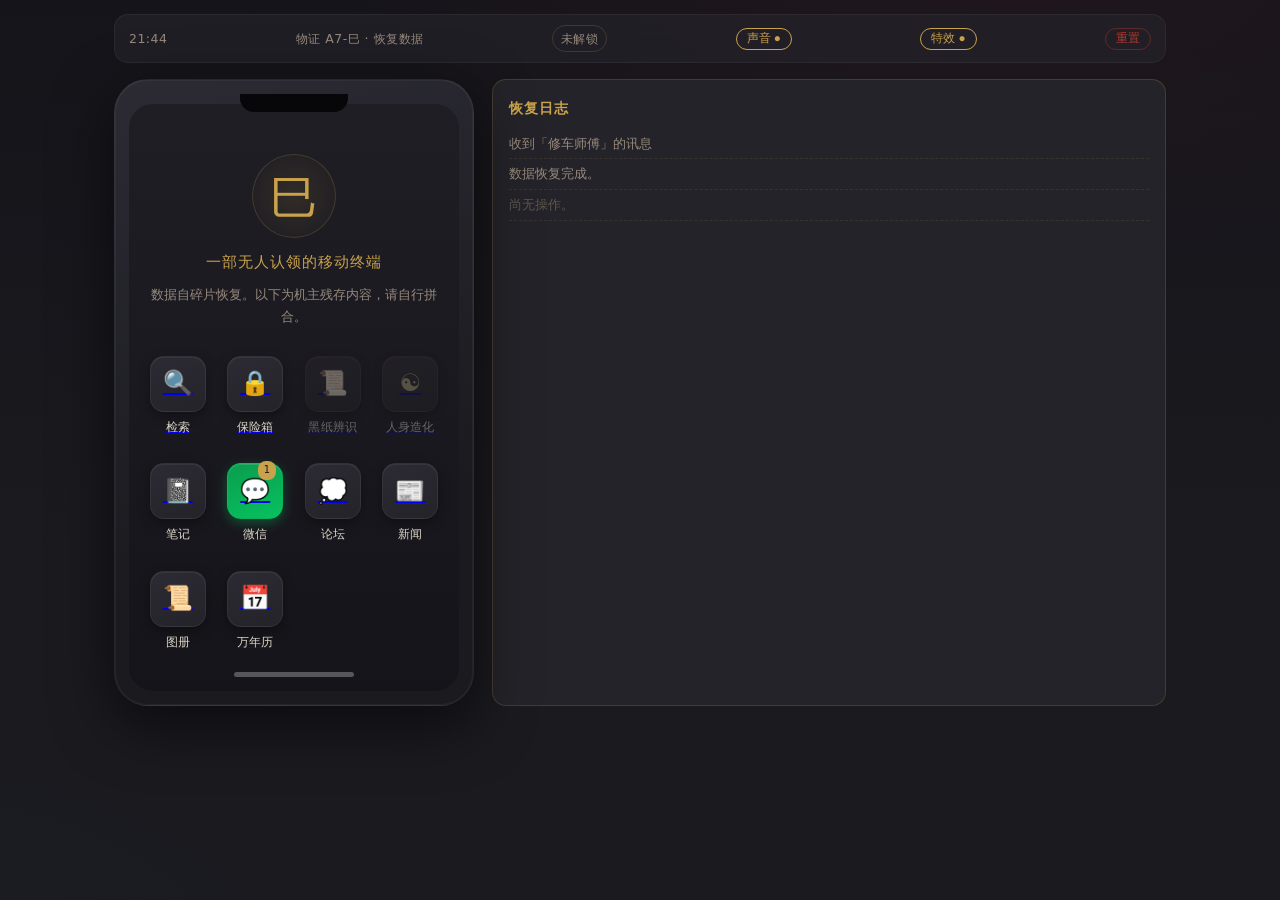
<file: index.html>
<!DOCTYPE html>
<html lang="zh-CN">
<head>
<meta charset="UTF-8" />
<meta name="viewport" content="width=device-width, initial-scale=1.0, maximum-scale=1.0, user-scalable=no" />
<title>设备回收 · 物证 A7-巳</title>
<link rel="stylesheet" href="style.css" />
</head>
<body data-page="hub">
<div id="app">

  <!-- 状态栏：伪装成设备，不出现任何"游戏"字样 -->
  <header class="status-bar">
    <span class="sb-left" id="sbClock">--:--</span>
    <span class="sb-m-id" id="sbTitle">物证 A7-巳 · 恢复数据</span>
    <span class="sb-right" id="sbProg">未解锁</span>
    <button class="toggle" id="btnAudio" type="button">声音 ○</button>
    <button class="toggle" id="btnFx" type="button">特效 ●</button>
    <button class="toggle" id="btnReset" type="button">重置</button>
  </header>

  <!-- 桌面：回收手机 hub -->
  <main class="hub" id="hub">
    <section class="device">
      <div class="device-notch"></div>
      <div class="device-screen">
        <div class="lock">
          <div class="lock-glyph">巳</div>
          <p class="lock-sub">一部无人认领的移动终端</p>
          <p class="lock-note" id="lockNote">数据自碎片恢复。以下为机主残存内容，请自行拼合。</p>
        </div>
        <nav class="appgrid" id="appgrid"><!-- 应用由 app.js 注入 --></nav>
        <div class="home-indicator" aria-hidden="true"></div>
      </div>
    </section>

    <aside class="sidetip">
      <h3>恢复日志</h3>
      <ul id="logList"><li class="muted">尚无操作。</li></ul>
    </aside>
  </main>

</div>

<!-- 脚本：data.js（内容库）/ app.js（逻辑层）。真·多页面：首页 hub + 各功能区独立 .html -->
<script src="data.js"></script>
<script src="app.js"></script>
</body>
</html>
</file>
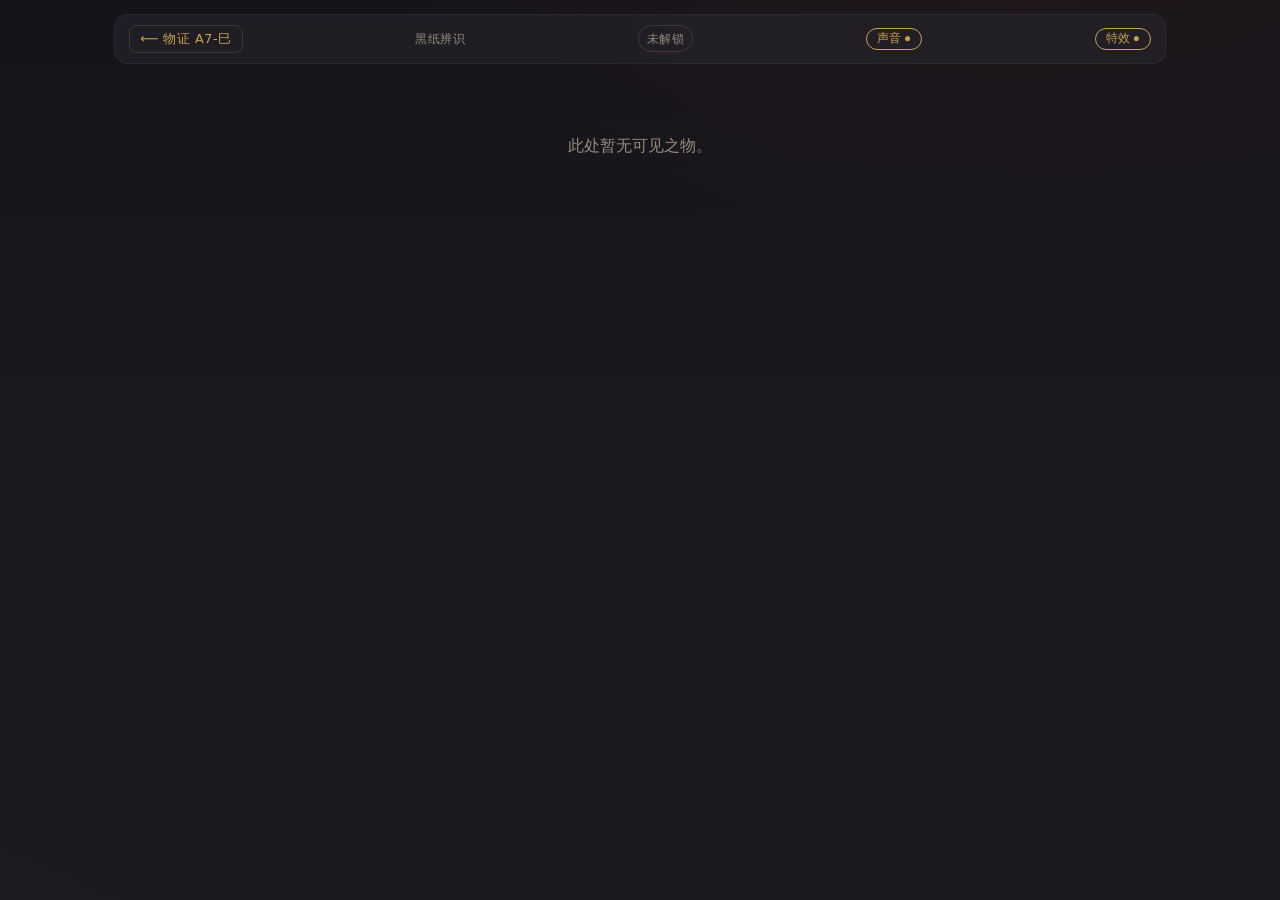
<file: bw.html>
<!DOCTYPE html>
<html lang="zh-CN">
<head>
<meta charset="UTF-8" />
<meta name="viewport" content="width=device-width, initial-scale=1.0, maximum-scale=1.0, user-scalable=no" />
<title>黑纸辨识 · 正法之辨</title>
<link rel="stylesheet" href="style.css" />
</head>
<body data-page="bw">
<div id="app">
  <header class="status-bar">
    <a class="back" href="index.html">⟵ 物证 A7-巳</a>
    <span class="sb-m-id" id="sbTitle">黑纸辨识</span>
    <span class="sb-right" id="sbProg">未解锁</span>
    <button class="toggle" id="btnAudio" type="button">声音 ○</button>
    <button class="toggle" id="btnFx" type="button">特效 ●</button>
  </header>
  <main id="page"><div id="pageBody"></div></main>
</div>
<script src="data.js"></script>
<script src="app.js"></script>
</body>
</html>
</file>
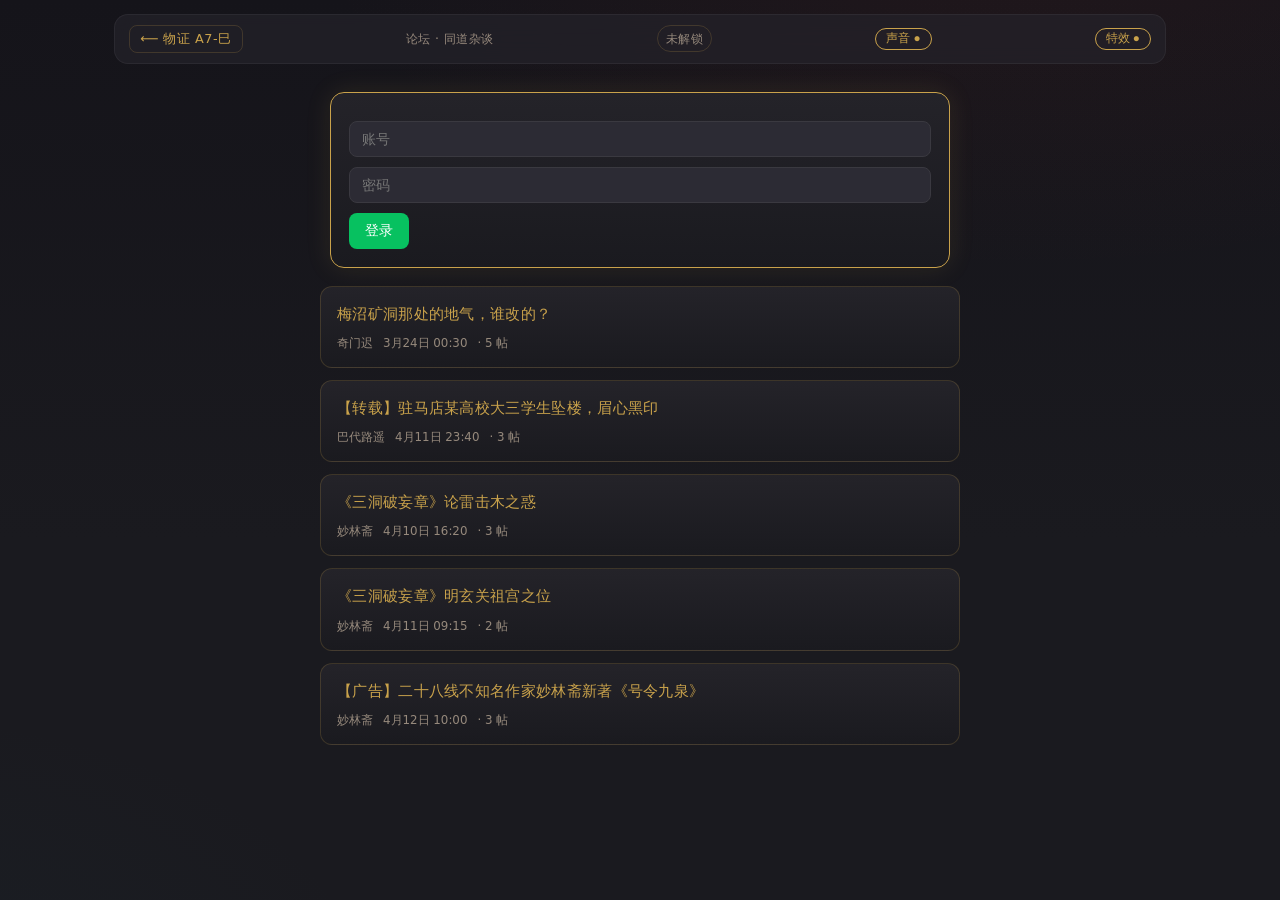
<file: forum.html>
<!DOCTYPE html>
<html lang="zh-CN">
<head>
<meta charset="UTF-8" />
<meta name="viewport" content="width=device-width, initial-scale=1.0, maximum-scale=1.0, user-scalable=no" />
<title>论坛 · 同道杂谈</title>
<link rel="stylesheet" href="style.css" />
</head>
<body data-page="forum">
<div id="app">
  <header class="status-bar">
    <a class="back" href="index.html">⟵ 物证 A7-巳</a>
    <span class="sb-m-id" id="sbTitle">论坛</span>
    <span class="sb-right" id="sbProg">未解锁</span>
    <button class="toggle" id="btnAudio" type="button">声音 ○</button>
    <button class="toggle" id="btnFx" type="button">特效 ●</button>
  </header>
  <main id="page"><div id="pageBody"></div></main>
</div>
<script src="data.js"></script>
<script src="app.js"></script>
</body>
</html>
</file>
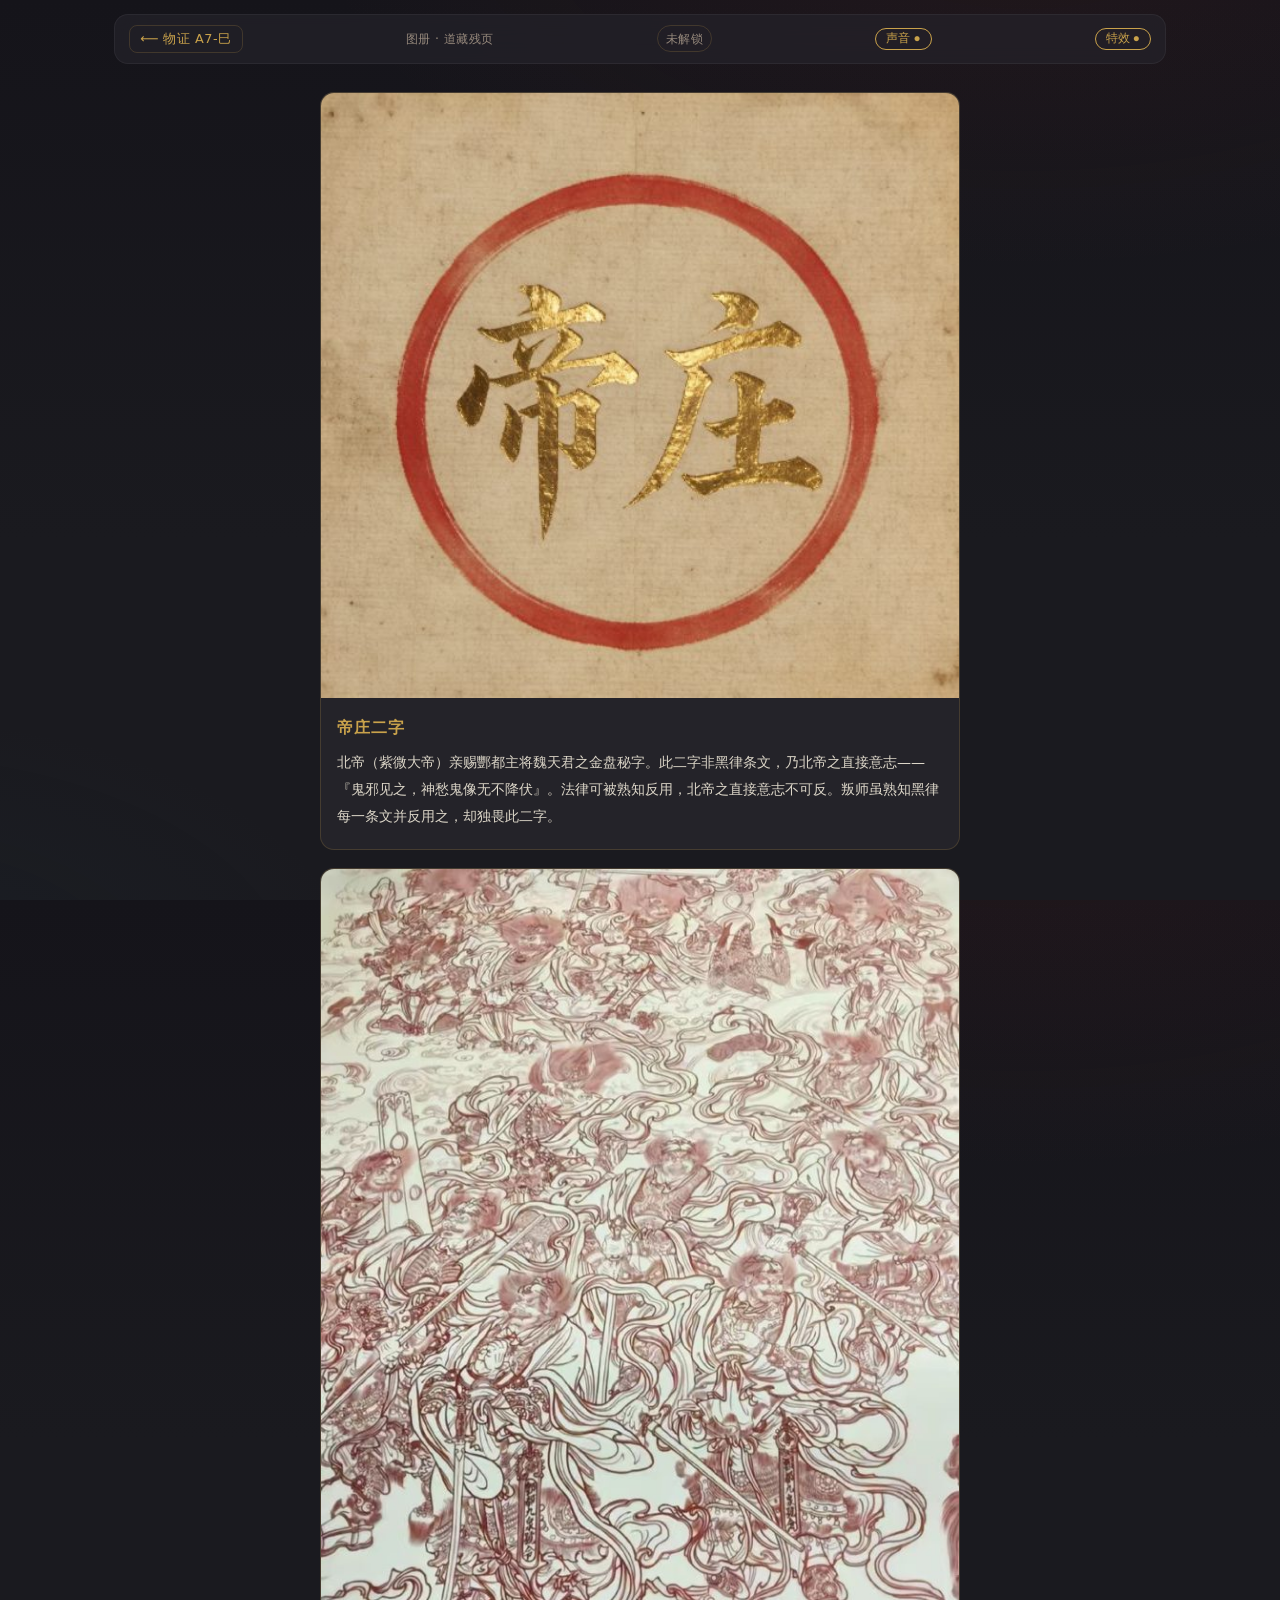
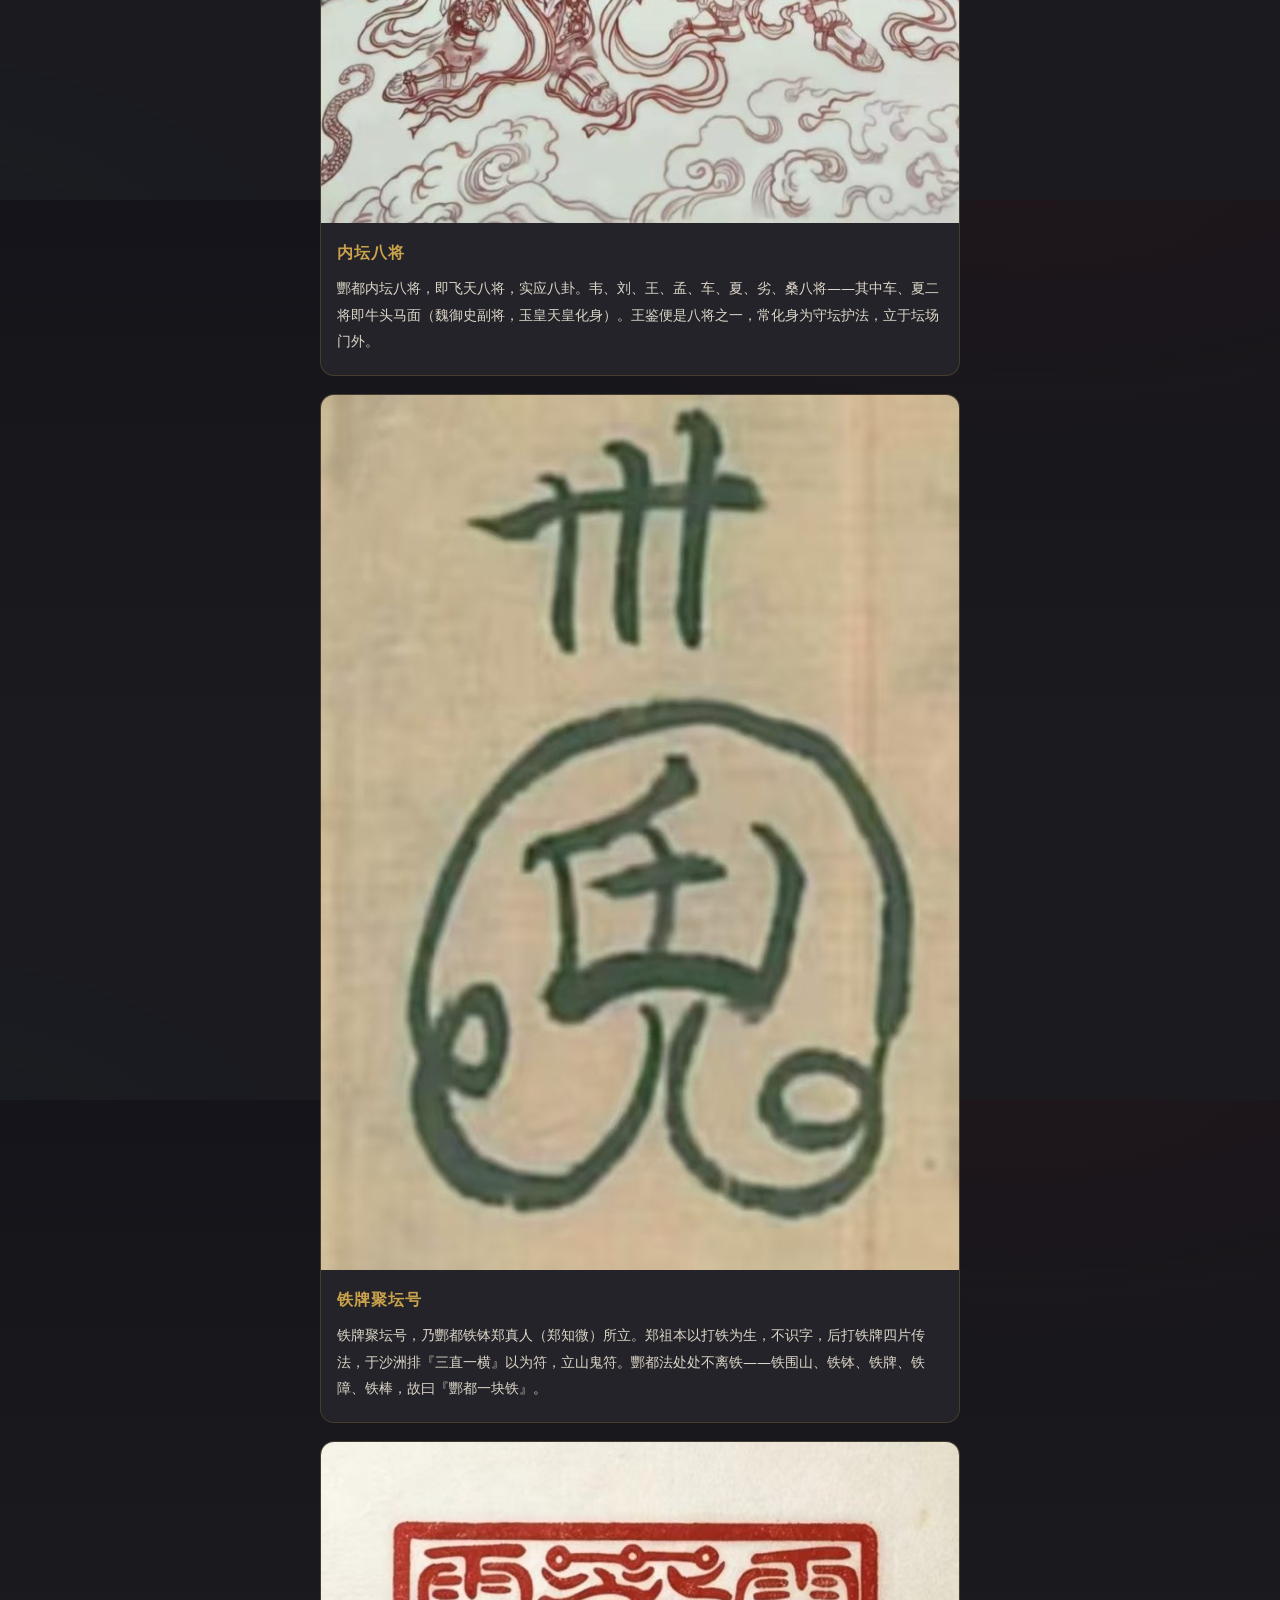
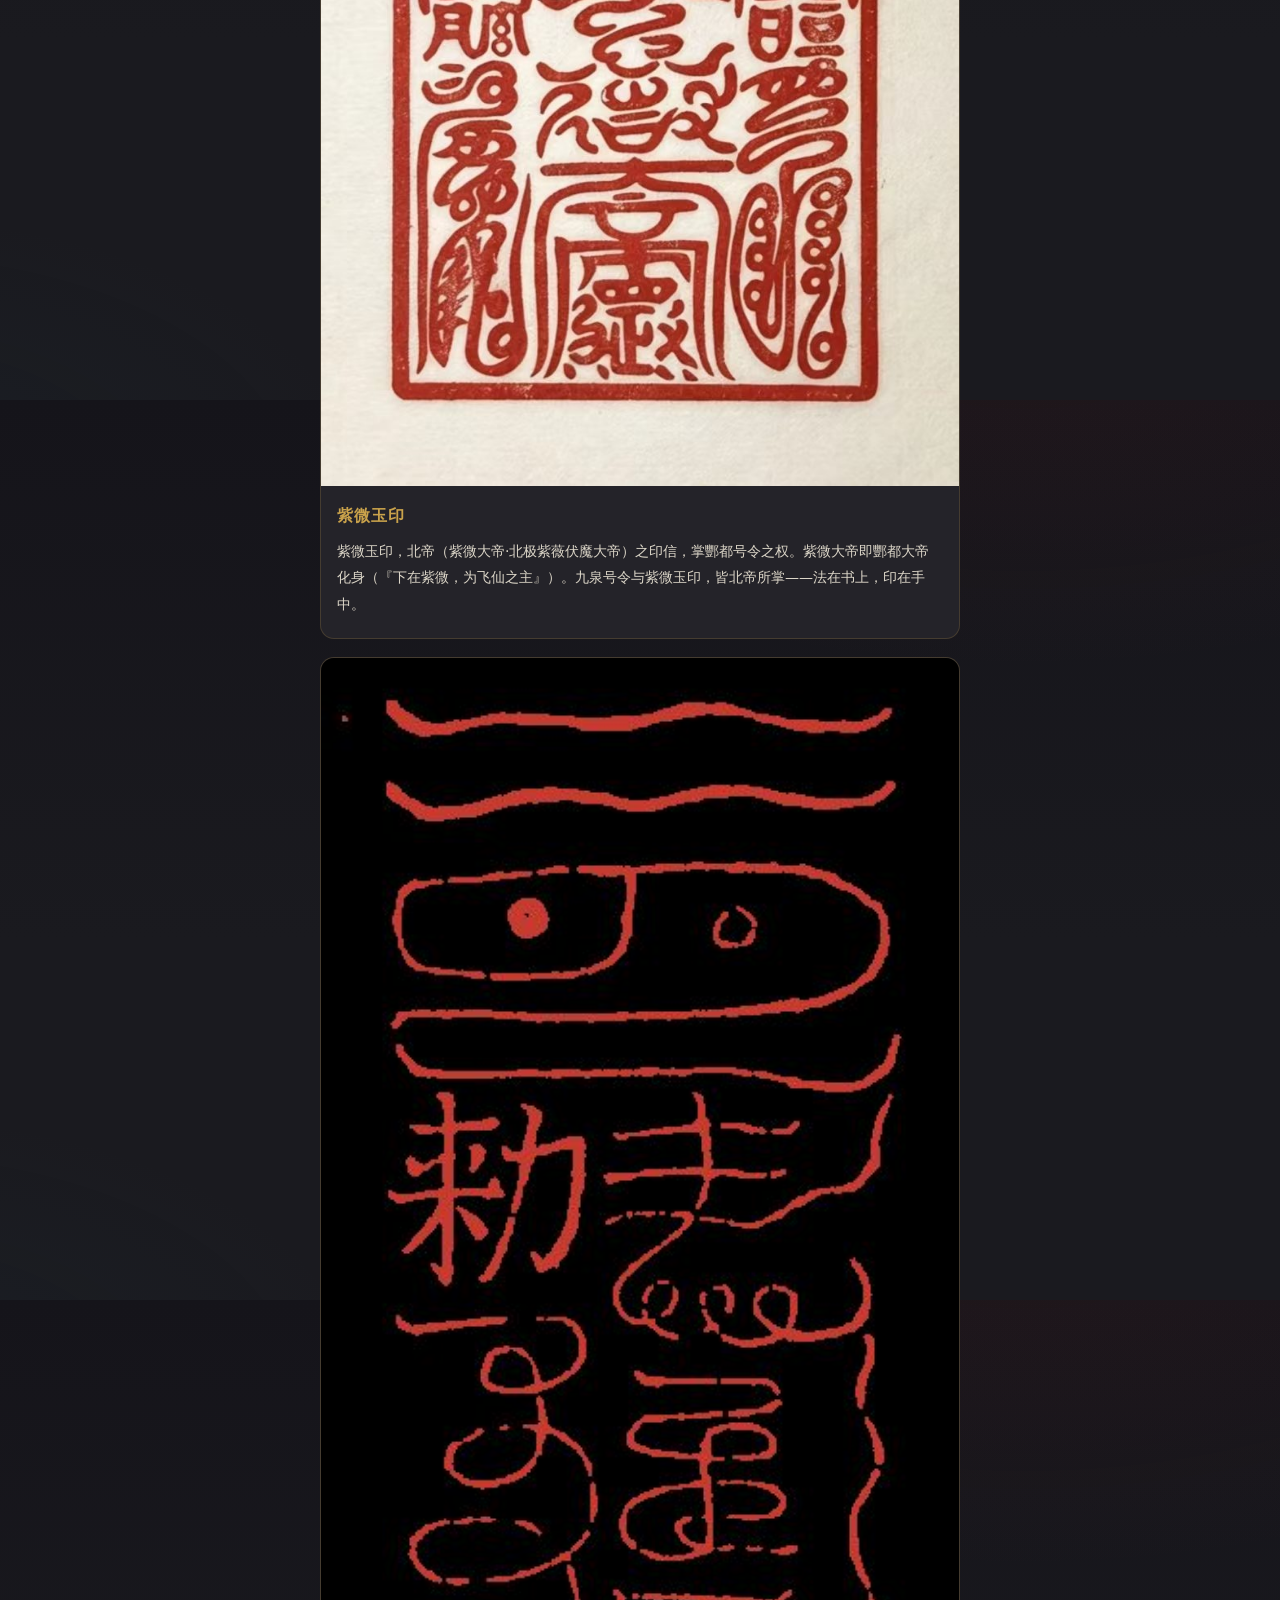
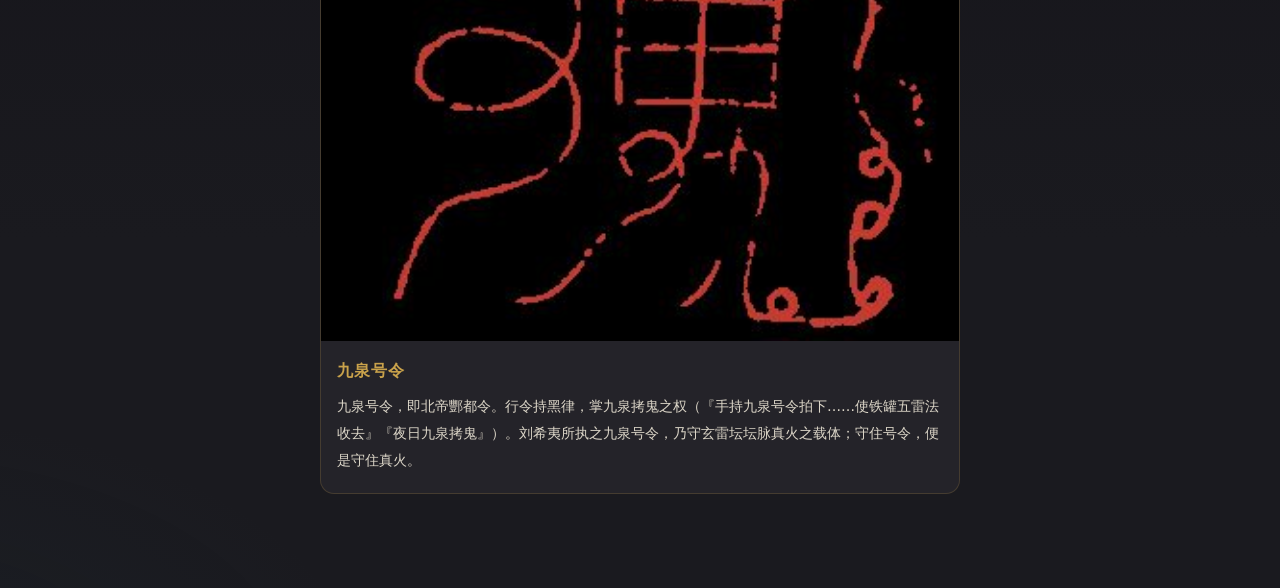
<file: gallery.html>
<!DOCTYPE html>
<html lang="zh-CN">
<head>
<meta charset="UTF-8" />
<meta name="viewport" content="width=device-width, initial-scale=1.0, maximum-scale=1.0, user-scalable=no" />
<title>图册 · 道藏残页</title>
<link rel="stylesheet" href="style.css" />
</head>
<body data-page="gallery">
<div id="app">
  <header class="status-bar">
    <a class="back" href="index.html">⟵ 物证 A7-巳</a>
    <span class="sb-m-id" id="sbTitle">图册 · 道藏残页</span>
    <span class="sb-right" id="sbProg">未解锁</span>
    <button class="toggle" id="btnAudio" type="button">声音 ○</button>
    <button class="toggle" id="btnFx" type="button">特效 ●</button>
  </header>
  <main id="page"><div id="pageBody"></div></main>
</div>
<script src="data.js"></script>
<script src="app.js"></script>
</body>
</html>
</file>
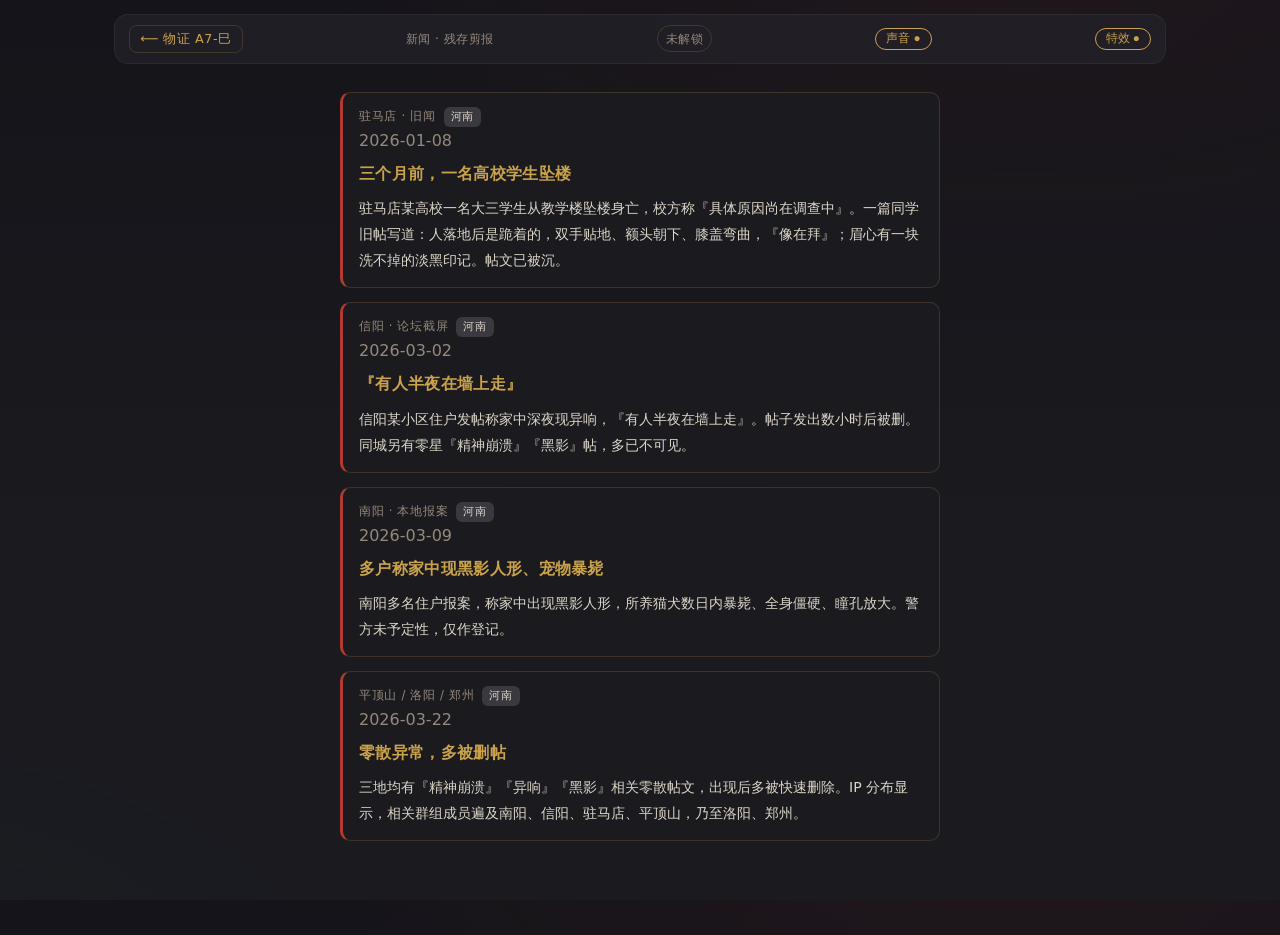
<file: news.html>
<!DOCTYPE html>
<html lang="zh-CN">
<head>
<meta charset="UTF-8" />
<meta name="viewport" content="width=device-width, initial-scale=1.0, maximum-scale=1.0, user-scalable=no" />
<title>新闻 · 残存剪报</title>
<link rel="stylesheet" href="style.css" />
</head>
<body data-page="news">
<div id="app">
  <header class="status-bar">
    <a class="back" href="index.html">⟵ 物证 A7-巳</a>
    <span class="sb-m-id" id="sbTitle">新闻</span>
    <span class="sb-right" id="sbProg">未解锁</span>
    <button class="toggle" id="btnAudio" type="button">声音 ○</button>
    <button class="toggle" id="btnFx" type="button">特效 ●</button>
  </header>
  <main id="page"><div id="pageBody"></div></main>
</div>
<script src="data.js"></script>
<script src="app.js"></script>
</body>
</html>
</file>
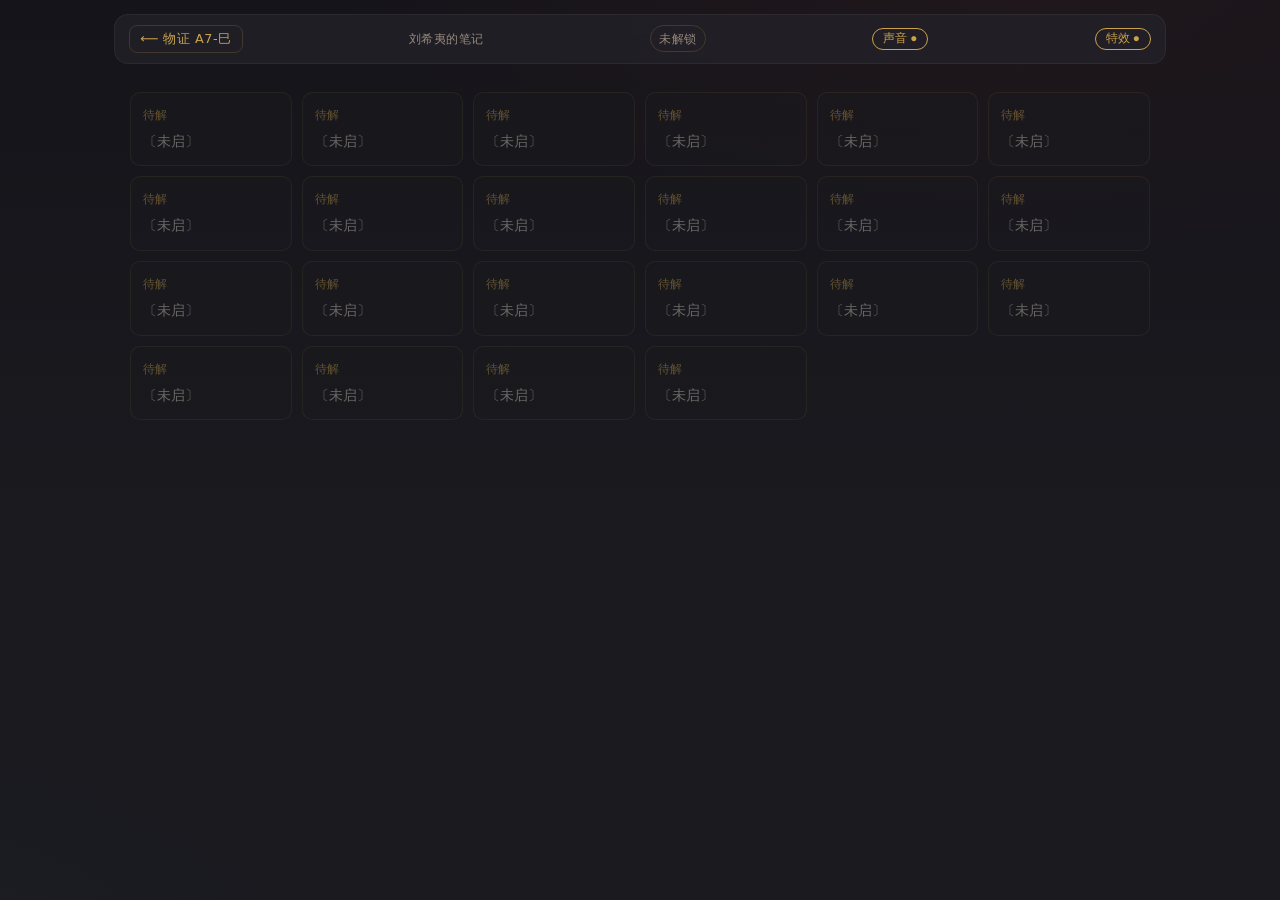
<file: notes.html>
<!DOCTYPE html>
<html lang="zh-CN">
<head>
<meta charset="UTF-8" />
<meta name="viewport" content="width=device-width, initial-scale=1.0, maximum-scale=1.0, user-scalable=no" />
<title>刘希夷的笔记</title>
<link rel="stylesheet" href="style.css" />
</head>
<body data-page="notes">
<div id="app">
  <header class="status-bar">
    <a class="back" href="index.html">⟵ 物证 A7-巳</a>
    <span class="sb-m-id" id="sbTitle">刘希夷的笔记</span>
    <span class="sb-right" id="sbProg">未解锁</span>
    <button class="toggle" id="btnAudio" type="button">声音 ○</button>
    <button class="toggle" id="btnFx" type="button">特效 ●</button>
  </header>
  <main id="page"><div id="pageBody"></div></main>
</div>
<script src="data.js"></script>
<script src="app.js"></script>
</body>
</html>
</file>
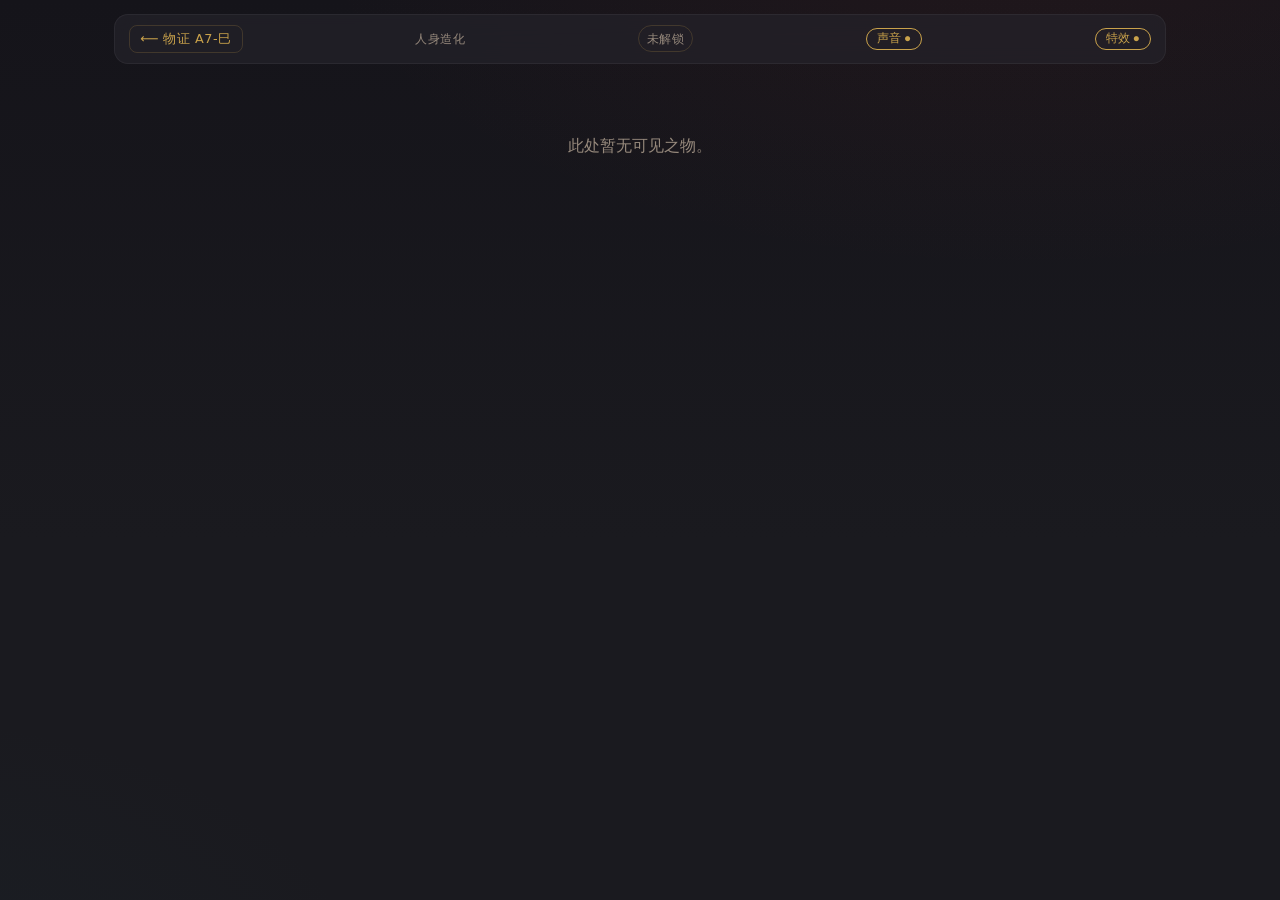
<file: qc.html>
<!DOCTYPE html>
<html lang="zh-CN">
<head>
<meta charset="UTF-8" />
<meta name="viewport" content="width=device-width, initial-scale=1.0, maximum-scale=1.0, user-scalable=no" />
<title>人身造化 · 卦象之问</title>
<link rel="stylesheet" href="style.css" />
</head>
<body data-page="qc">
<div id="app">
  <header class="status-bar">
    <a class="back" href="index.html">⟵ 物证 A7-巳</a>
    <span class="sb-m-id" id="sbTitle">人身造化</span>
    <span class="sb-right" id="sbProg">未解锁</span>
    <button class="toggle" id="btnAudio" type="button">声音 ○</button>
    <button class="toggle" id="btnFx" type="button">特效 ●</button>
  </header>
  <main id="page"><div id="pageBody"></div></main>
</div>
<script src="data.js"></script>
<script src="app.js"></script>
</body>
</html>
</file>
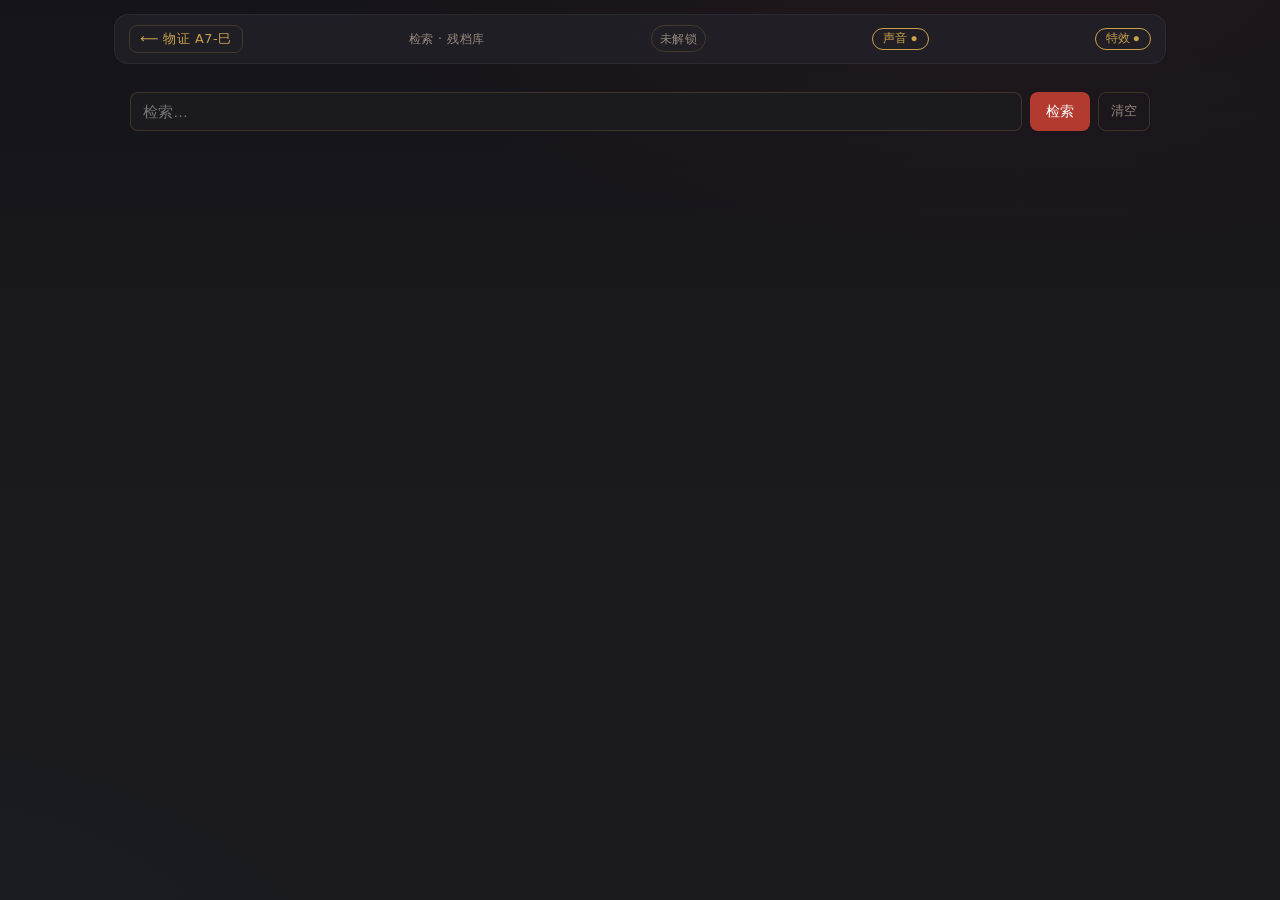
<file: search.html>
<!DOCTYPE html>
<html lang="zh-CN">
<head>
<meta charset="UTF-8" />
<meta name="viewport" content="width=device-width, initial-scale=1.0, maximum-scale=1.0, user-scalable=no" />
<title>检索 · 残档库</title>
<link rel="stylesheet" href="style.css" />
</head>
<body data-page="search">
<div id="app">
  <header class="status-bar">
    <a class="back" href="index.html">⟵ 物证 A7-巳</a>
    <span class="sb-m-id" id="sbTitle">检索</span>
    <span class="sb-right" id="sbProg">未解锁</span>
    <button class="toggle" id="btnAudio" type="button">声音 ○</button>
    <button class="toggle" id="btnFx" type="button">特效 ●</button>
  </header>
  <main id="page"><div id="pageBody"></div></main>
</div>
<script src="data.js"></script>
<script src="app.js"></script>
</body>
</html>
</file>
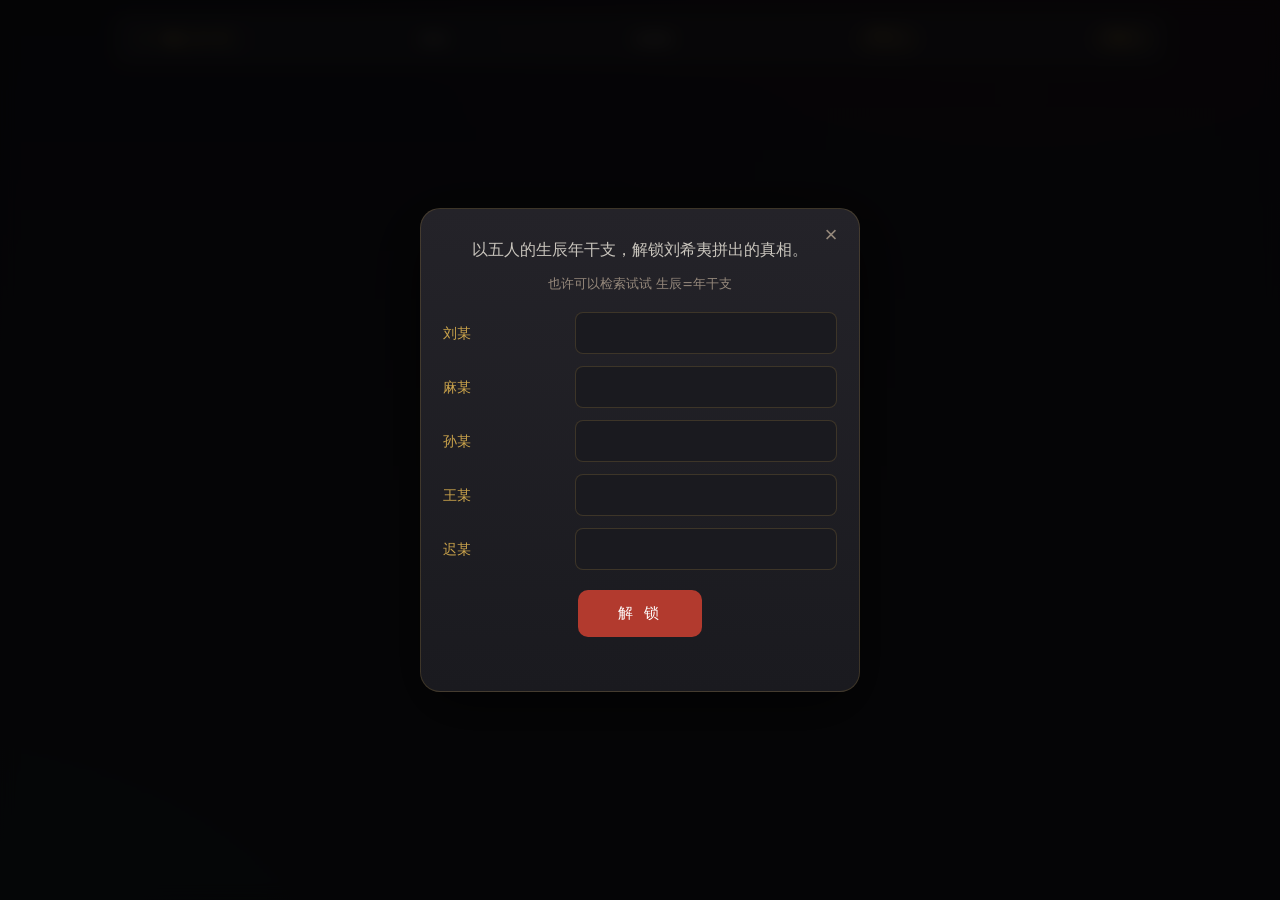
<file: truth.html>
<!DOCTYPE html>
<html lang="zh-CN">
<head>
<meta charset="UTF-8" />
<meta name="viewport" content="width=device-width, initial-scale=1.0, maximum-scale=1.0, user-scalable=no" />
<title>真相 · 生辰锁</title>
<link rel="stylesheet" href="style.css" />
</head>
<body data-page="truth">
<div id="app">
  <header class="status-bar">
    <a class="back" href="index.html">⟵ 物证 A7-巳</a>
    <span class="sb-m-id" id="sbTitle">真相</span>
    <span class="sb-right" id="sbProg">未解锁</span>
    <button class="toggle" id="btnAudio" type="button">声音 ○</button>
    <button class="toggle" id="btnFx" type="button">特效 ●</button>
  </header>
  <main id="page"><div id="pageBody"></div></main>
</div>
<script src="data.js"></script>
<script src="app.js"></script>
</body>
</html>
</file>
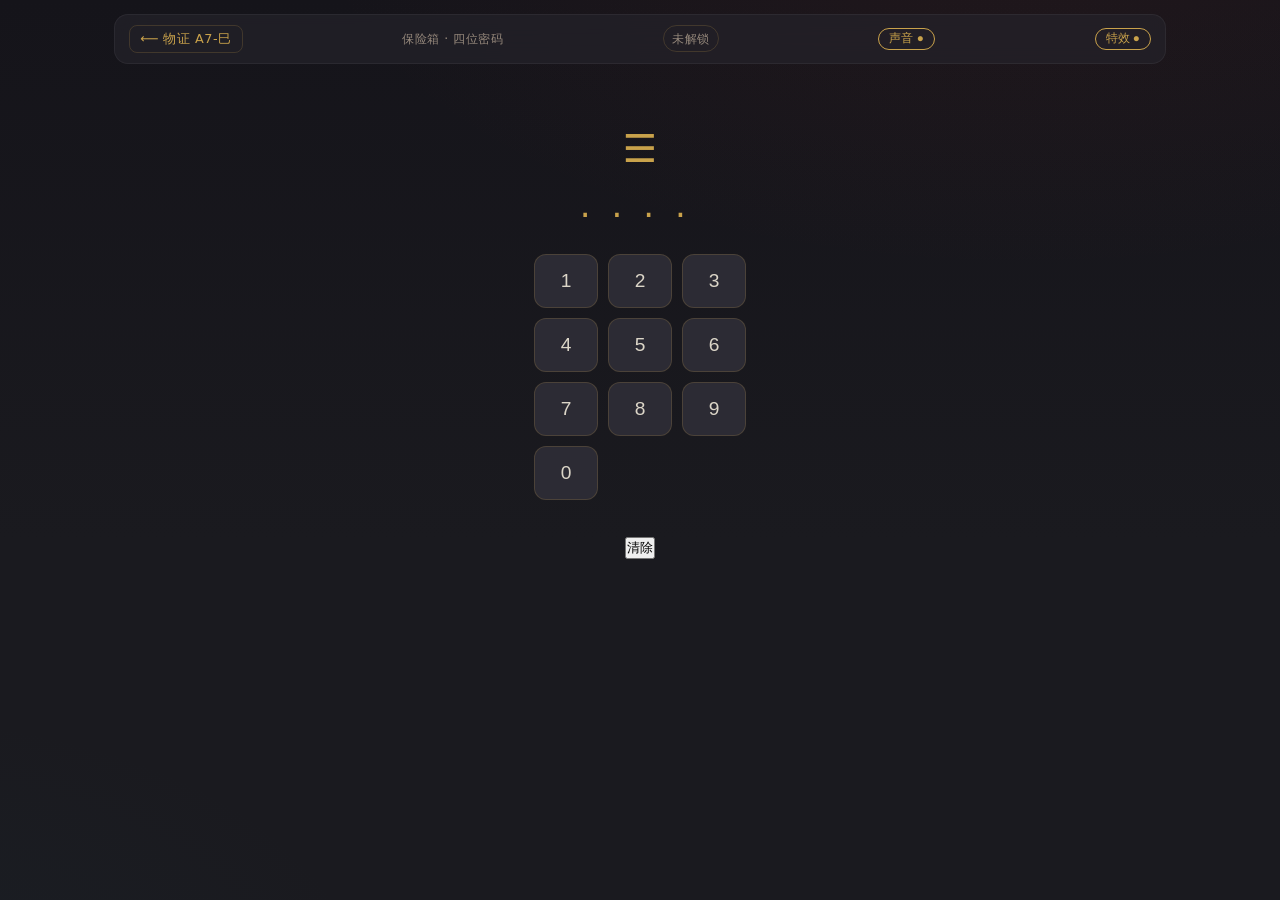
<file: vault.html>
<!DOCTYPE html>
<html lang="zh-CN">
<head>
<meta charset="UTF-8" />
<meta name="viewport" content="width=device-width, initial-scale=1.0, maximum-scale=1.0, user-scalable=no" />
<title>保险箱 · 四位密码</title>
<link rel="stylesheet" href="style.css" />
</head>
<body data-page="vault">
<div id="app">
  <header class="status-bar">
    <a class="back" href="index.html">⟵ 物证 A7-巳</a>
    <span class="sb-m-id" id="sbTitle">保险箱</span>
    <span class="sb-right" id="sbProg">未解锁</span>
    <button class="toggle" id="btnAudio" type="button">声音 ○</button>
    <button class="toggle" id="btnFx" type="button">特效 ●</button>
  </header>
  <main id="page"><div id="pageBody"></div></main>
</div>
<script src="data.js"></script>
<script src="app.js"></script>
</body>
</html>
</file>
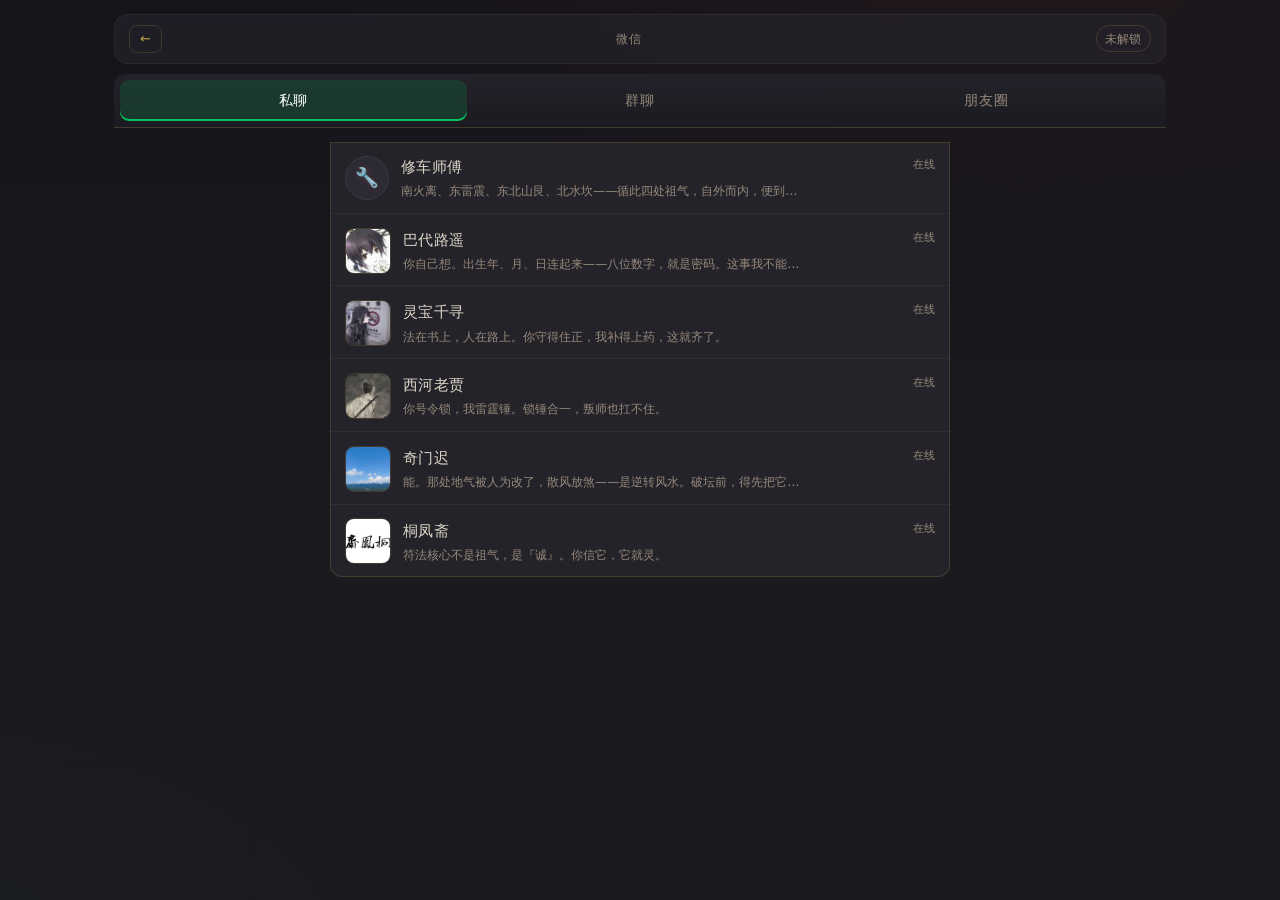
<file: wx.html>
<!DOCTYPE html>
<html lang="zh-CN">
<head>
<meta charset="UTF-8" />
<meta name="viewport" content="width=device-width, initial-scale=1.0, maximum-scale=1.0, user-scalable=no" />
<title>微信 · 残存</title>
<link rel="stylesheet" href="style.css" />
</head>
<body data-page="wx">
<div id="app">
  <header class="status-bar">
    <a class="back" href="index.html">←</a>
    <span class="sb-m-id" id="sbTitle">微信</span>
    <span class="sb-right" id="sbProg">--</span>
  </header>
  <main id="page">
    <div id="pageBody"></div>
  </main>
</div>
<script src="data.js"></script>
<script src="app.js"></script>
</body>
</html>
</file>
<file: style.css>
/* =====================================================================
 *  号令九泉 ARG · 原型（真·ARG 折叠版 · 第二版）
 *  美术令牌：玄黑 / 朱砂 / 赤金 / 幽蓝 / 烛橙 / 反法黑纸 / 惨白 / 铁冷灰
 *  全部走 CSS 变量，业务代码零写死 Hex。
 * ===================================================================== */
:root{
  --ink-xuan:#1A1A1F;        /* 玄黑（略浅，机身底色） */
  --ink-xuan-2:#242329;      /* 卡片底 */
  --ink-xuan-3:#2C2B34;      /* 抬升底 */
  --cinnabar:#B23A2E;        /* 朱砂 */
  --cinnabar-gold:#C9A24B;   /* 赤金 */
  --you-lan:#1C3D4A;         /* 幽蓝 */
  --zhu-cheng:#E08A3C;       /* 烛橙 */
  --anti-paper:#070608;        /* 反法黑纸 */
  --can-bai:#C9C5BD;         /* 惨白 */
  --iron:#3A3940;             /* 铁冷灰 */
  --fan-paper:#0E0C10;       /* 正法黑纸 */
  --ok:#5FB37A;
  --txt:#DCD6C8;
  --txt-dim:#96897C;
  --line:rgba(201,162,75,.20);
  --fs-scale:1;
  --qr-white:#ffffff;         /* 功能性白（QR 底），显式令牌，不破铁律 */
  --wechat-green:#07C160;     /* 微信绿，显式令牌，不破铁律 */
}
*{box-sizing:border-box;margin:0;padding:0}
html,body{height:100%}
body{
  background:
    radial-gradient(1200px 600px at 80% -10%, rgba(178,58,46,.08), transparent 60%),
    radial-gradient(900px 500px at -10% 110%, rgba(28,61,74,.12), transparent 55%),
    linear-gradient(180deg, #15141A, var(--ink-xuan) 60%);
  color:var(--txt);
  font-family:-apple-system,BlinkMacSystemFont,"PingFang SC","Hiragino Sans GB","Microsoft YaHei",system-ui,sans-serif;
  font-size:calc(16px * var(--fs-scale));
  line-height:1.7;
  -webkit-tap-highlight-color:transparent;
  -webkit-font-smoothing:antialiased;
}
#app{max-width:1080px;margin:0 auto;padding:14px;min-height:100%}

/* 状态栏（更像手机） */
.status-bar{
  display:flex;justify-content:space-between;align-items:center;gap:8px;flex-wrap:wrap;
  font-size:.78rem;color:var(--txt-dim);
  padding:10px 14px;
  border:1px solid rgba(255,255,255,.05);
  border-radius:14px;
  background:rgba(36,35,42,.7);
  backdrop-filter:blur(14px) saturate(140%);
  -webkit-backdrop-filter:blur(14px) saturate(140%);
  letter-spacing:.04em;
}
.sb-mid{color:var(--cinnabar-gold)}
.sb-right{padding:2px 8px;border:1px solid var(--line);border-radius:20px}
.toggle{
  background:none;border:1px solid var(--line);color:var(--txt-dim);
  border-radius:20px;padding:2px 10px;cursor:pointer;font-size:.74rem;
}
.toggle.on{color:var(--cinnabar-gold);border-color:var(--cinnabar-gold)}

/* hub：设备 + 侧栏 */
.hub{display:grid;grid-template-columns:minmax(300px,360px) 1fr;gap:18px;margin-top:16px}
.device{position:relative;background:linear-gradient(160deg,#2c2b34,#1a1a1f 70%);border:1px solid rgba(255,255,255,.06);border-radius:34px;padding:14px;box-shadow:0 18px 60px rgba(0,0,0,.55),inset 0 0 0 1px rgba(255,255,255,.04)}
.device-notch{position:absolute;top:14px;left:50%;transform:translateX(-50%);width:108px;height:18px;background:var(--anti-paper);border-radius:0 0 14px 14px;z-index:3}
.device-screen{margin-top:10px;background:linear-gradient(180deg,#1f1e25,#15141a);border-radius:24px;min-height:560px;padding:32px 14px 14px;overflow:hidden}
.lock{text-align:center;padding-top:18px}
.lock-glyph{font-size:3rem;color:var(--cinnabar-gold);border:1px solid var(--line);border-radius:50%;width:84px;height:84px;line-height:84px;margin:0 auto 12px;background:radial-gradient(circle,rgba(201,162,75,.12),transparent)}
.lock-sub{color:var(--cinnabar-gold);font-size:.95rem;letter-spacing:.06em}
.lock-note{color:var(--txt-dim);font-size:.8rem;margin-top:8px;padding:0 6px}

/* 应用网格（4 列 · iOS 风） */
.appgrid{display:grid;grid-template-columns:repeat(4,1fr);gap:14px 8px;margin-top:22px}
.app{
  display:flex;flex-direction:column;align-items:center;gap:6px;position:relative;
  padding:6px 4px;border-radius:14px;cursor:pointer;
  background:transparent;border:none;transition:.18s;user-select:none;
}
.app:hover,.app:focus-visible{transform:translateY(-2px);outline:none}
.app .ico{
  width:56px;height:56px;display:grid;place-items:center;font-size:1.5rem;color:var(--cinnabar-gold);
  background:linear-gradient(160deg,var(--ink-xuan-3),var(--ink-xuan-2));
  border-radius:14px;
  border:1px solid rgba(255,255,255,.06);
  box-shadow:0 4px 12px rgba(0,0,0,.35),inset 0 1px 0 rgba(255,255,255,.05);
}
.app .nm{font-size:.72rem;color:var(--txt);letter-spacing:.02em}
.app.locked{opacity:.4;filter:grayscale(.55)}
.app .badge{position:absolute;top:4px;right:14px;font-size:.62rem;color:var(--ink-xuan);background:var(--cinnabar-gold);border-radius:8px;padding:1px 6px}

/* home indicator（iOS 风） */
.home-indicator{display:flex;justify-content:center;margin-top:14px}
.home-indicator::after{content:"";width:120px;height:5px;background:rgba(255,255,255,.28);border-radius:3px}

/* 侧栏 */
.sidetip{border:1px solid var(--line);border-radius:14px;padding:16px;background:var(--ink-xuan-2)}
.sidetip h3{color:var(--cinnabar-gold);font-size:.9rem;letter-spacing:.08em;margin-bottom:8px}
.sidetip ul{list-style:none;font-size:.8rem;color:var(--txt-dim)}
.sidetip li{padding:4px 0;border-bottom:1px dashed rgba(201,162,75,.12)}
.sidetip li.muted{color:#5c574e}

/* 视图 */
.view{margin-top:14px;border:1px solid var(--line);border-radius:14px;background:var(--ink-xuan-2);min-height:60vh}
.view-bar{display:flex;align-items:center;gap:12px;padding:12px 16px;border-bottom:1px solid var(--line)}
.view-bar .back{background:none;border:1px solid var(--line);color:var(--cinnabar-gold);border-radius:8px;padding:6px 12px;cursor:pointer;font-size:.82rem}
.view-bar .back:hover{border-color:var(--cinnabar-gold)}
.view-bar span{color:var(--txt);letter-spacing:.04em}
.view-body{padding:18px 16px 40px}

/* 检索 */
.searchbar{display:flex;gap:8px;margin-bottom:14px;flex-wrap:wrap}
.searchbar input{flex:1;min-width:160px;background:var(--ink-xuan);border:1px solid var(--line);color:var(--txt);border-radius:8px;padding:10px 12px;font-size:.95rem}
.searchbar input:focus{outline:none;border-color:var(--cinnabar-gold)}
.searchbar button{background:var(--cinnabar);border:none;color:var(--qr-white);border-radius:8px;padding:10px 16px;cursor:pointer;font-size:.9rem}
.searchbar .ex{background:none;border:1px solid var(--line);color:var(--txt-dim);border-radius:8px;padding:10px 12px;cursor:pointer;font-size:.8rem}
.result{background:var(--ink-xuan);border:1px solid var(--line);border-left:3px solid var(--cinnabar-gold);border-radius:10px;padding:14px 16px;margin-top:10px}
.result h4{color:var(--cinnabar-gold);font-size:.95rem;margin-bottom:6px;letter-spacing:.04em}
.result .tag{font-size:.7rem;color:var(--ink-xuan);background:var(--iron);border-radius:6px;padding:1px 7px;margin-left:8px}
.result .tag.death{background:var(--anti-paper);color:var(--can-bai);border:1px solid var(--iron)}
.result p{font-size:.88rem;color:var(--txt);line-height:1.85}

/* 反应式检索（被察觉） */
.react{background:linear-gradient(180deg,rgba(178,58,46,.12),var(--ink-xuan));border:1px solid var(--cinnabar);border-radius:10px;padding:16px;margin-top:10px}
.react h4{color:var(--cinnabar);font-size:.9rem;margin-bottom:8px;letter-spacing:.1em}
.react-line{font-size:1.05rem;color:var(--can-bai);line-height:2;letter-spacing:.06em;animation:breathe 2.4s ease-in-out infinite}

/* 万年历 · 年干支查询 */
.cal-card .cal-row{display:flex;gap:8px;margin-top:10px;flex-wrap:wrap}
.cal-card .cal-row input{
  flex:1;min-width:140px;background:var(--ink-xuan-3);border:1px solid var(--iron);
  color:var(--txt);border-radius:8px;padding:9px 12px;font-size:.95rem;
}
.cal-card .cal-row input:focus{outline:none;border-color:var(--cinnabar-gold)}
.cal-card .cal-row button{
  background:var(--cinnabar-gold);border:none;color:var(--ink-xuan);
  border-radius:8px;padding:9px 18px;cursor:pointer;font-size:.9rem;font-weight:600;
}
.cal-out{margin-top:12px;min-height:24px}
.cal-result{font-size:1.05rem;color:var(--txt);letter-spacing:.04em}
.cal-result b{color:var(--cinnabar-gold)}
.cal-sb{
  color:var(--can-bai);font-weight:700;letter-spacing:.1em;
  font-family:ui-monospace,monospace;
  text-shadow:0 0 8px rgba(201,162,75,.4);
}
.cal-zod{color:var(--cinnabar-gold)}

/* 万年历桌面 modal */
.cal-modal{position:fixed;inset:0;z-index:130;background:rgba(0,0,0,.78);backdrop-filter:blur(6px);display:flex;align-items:center;justify-content:center;padding:18px}
.cal-modal-card{position:relative;width:100%;max-width:420px;background:linear-gradient(180deg,var(--ink-xuan-2),var(--ink-xuan));border:1px solid var(--iron);border-radius:14px;padding:18px;box-shadow:0 20px 50px rgba(0,0,0,.6)}
.cal-modal-card .cal-card{margin:0;border:none;padding:0;background:transparent}
.cal-close{position:absolute;right:10px;top:6px;background:transparent;border:none;color:var(--txt-dim);font-size:1.5rem;cursor:pointer;z-index:2;line-height:1}
.cal-close:hover{color:var(--cinnabar-gold)}
@keyframes breathe{0%,100%{opacity:.55}50%{opacity:1}}

/* 保险箱 / 密码 */
.vault{text-align:center;padding:24px 10px}
.vault .glyph{font-size:2.4rem;color:var(--cinnabar-gold);margin-bottom:10px}
.keypad{display:grid;grid-template-columns:repeat(3,64px);gap:10px;justify-content:center;margin:14px auto}
.keypad button{height:54px;border-radius:12px;border:1px solid var(--line);background:var(--ink-xuan-3);color:var(--txt);font-size:1.2rem;cursor:pointer}
.keypad button:active{transform:scale(.94)}
.code-disp{font-size:1.8rem;letter-spacing:.5em;color:var(--cinnabar-gold);min-height:2.2rem;font-family:ui-monospace,monospace}
.vault .msg{margin-top:12px;font-size:.85rem;min-height:1.2rem}
.vault .msg.err{color:var(--cinnabar)}
.vault .msg.ok{color:var(--ok)}

/* 黑纸辨识 / 人身造化 */
.bw{display:grid;grid-template-columns:1fr 1fr;gap:14px;margin-top:16px}
.bw.one{grid-template-columns:1fr;max-width:420px;margin:16px auto}
.bw .card{border:1px solid var(--line);border-radius:12px;padding:14px;cursor:pointer;background:var(--ink-xuan);transition:.18s}
.bw .card:hover{border-color:var(--cinnabar-gold)}
.bw .card.sel{border-color:var(--ok)}
.bw .card h5{color:var(--cinnabar-gold);font-size:.9rem;margin-bottom:8px}
.bw .card svg{width:100%;height:120px;display:block}
.bw-img{width:100%;height:auto;max-height:260px;object-fit:cover;display:block;border-radius:8px;background:var(--ink-xuan-3);margin-top:4px}

/* 残卷 · 笔记列表 */
.chaplist{display:grid;grid-template-columns:repeat(auto-fill,minmax(150px,1fr));gap:10px}
.chap{border:1px solid var(--line);border-radius:10px;padding:12px;cursor:pointer;background:var(--ink-xuan);transition:.18s}
.chap:hover{border-color:var(--cinnabar-gold);transform:translateY(-2px)}
.chap .n{color:var(--cinnabar-gold);font-size:.74rem}
.chap .t{color:var(--txt);font-size:.9rem;margin-top:4px}
.chap.locked{opacity:.42;cursor:default}
.chap.locked:hover{transform:none;border-color:var(--line)}
.chap-body{background:var(--ink-xuan);border:1px solid var(--line);border-radius:10px;padding:18px;margin-top:14px}
.chap-body h3{color:var(--cinnabar-gold);font-size:1.05rem;letter-spacing:.04em}
.chap-body .meta{color:var(--txt-dim);font-size:.76rem;margin:4px 0 12px}
.chap-body p{font-size:.9rem;line-height:2;color:var(--txt)}

/* 讯息 */
.msgs{max-width:640px;margin:0 auto}
.msg-item{border:1px solid var(--line);border-left:3px solid var(--iron);border-radius:10px;padding:14px 16px;margin-top:12px;background:var(--ink-xuan)}
.msg-from{color:var(--txt-dim);font-size:.74rem;letter-spacing:.08em;margin-bottom:6px}
.msg-text{font-size:.92rem;color:var(--txt);line-height:2;white-space:pre-line}

.muted{color:var(--txt-dim)}
.center{text-align:center}
footer{margin-top:26px;text-align:center;color:#4a463f;font-size:.7rem;letter-spacing:.06em}

/* 恐怖特效（可关；尊重 reduced-motion） */
body.fx-vignette::after{
  content:"";position:fixed;inset:0;pointer-events:none;z-index:60;
  box-shadow:inset 0 0 170px 46px rgba(0,0,0,.85);
  background:radial-gradient(circle at 50% 50%,transparent 38%,rgba(0,0,0,.62));
  transition:opacity .3s;
}
body.fx-glitch #app{animation:glitch .34s steps(2) 3}
@keyframes glitch{
  0%{transform:translate(0,0);filter:none;text-shadow:none}
  33%{transform:translate(-3px,1px);filter:hue-rotate(-12deg);text-shadow:2px 0 var(--cinnabar),-2px 0 var(--you-lan)}
  66%{transform:translate(3px,-1px);text-shadow:-2px 0 var(--cinnabar),2px 0 var(--you-lan)}
  100%{transform:translate(0,0);filter:none;text-shadow:none}
}
body.fx-flicker #app{animation:flick .5s steps(3) 2}
@keyframes flick{0%,100%{opacity:1}40%{opacity:.35}60%{opacity:.85}80%{opacity:.5}}

/* 响应式：移动端单列 */
@media (max-width:720px){
  .hub{grid-template-columns:1fr}
  .device-screen{min-height:auto}
  .bw{grid-template-columns:1fr}
  .sidetip{order:2}
}
/* 检索人物：照片 / 遗照 + 渗血 */
.person{text-align:center;padding:8px 0}
.portrait{position:relative;width:172px;height:212px;margin:14px auto;border:2px solid var(--iron);border-radius:8px;background:linear-gradient(180deg,var(--ink-xuan-3),var(--ink-xuan));overflow:hidden;box-shadow:0 10px 26px rgba(0,0,0,.5)}
.portrait.death{border-color:var(--anti-paper);box-shadow:0 0 0 5px var(--anti-paper),0 10px 26px rgba(0,0,0,.6)}
.portrait svg{width:100%;height:100%;display:block}
.portrait .blood{position:absolute;inset:0;pointer-events:none;opacity:0;
  background:
    radial-gradient(ellipse 78% 64% at 50% 30%, rgba(92,6,6,0), transparent 62%),
    radial-gradient(circle at 50% 24%, rgba(176,18,14,.92), rgba(120,8,8,0) 54%),
    radial-gradient(circle at 64% 40%, rgba(140,10,9,.7), transparent 40%),
    linear-gradient(180deg, transparent 26%, rgba(96,4,4,.95) 100%);
}
.portrait .blood::before{content:"";position:absolute;inset:0;opacity:.55;mix-blend-mode:overlay;
  background-image:url("data:image/svg+xml,%3Csvg xmlns='http://www.w3.org/2000/svg' width='200' height='240'%3E%3Cfilter id='b'%3E%3CfeTurbulence type='fractalNoise' baseFrequency='0.9' numOctaves='2' seed='7'/%3E%3CfeColorMatrix type='matrix' values='0 0 0 0 0.45 0 0 0 0 0.02 0 0 0 0 0.02 0 0 0 0.9 0'/%3E%3C/filter%3E%3Crect width='100%25' height='100%25' filter='url(%23b)'/%3E%3C/svg%3E");
  background-size:180px 200px}
.portrait .blood::after{content:"";position:absolute;top:16%;left:48%;width:3px;height:0;pointer-events:none;
  background:linear-gradient(180deg, rgba(150,10,8,.95), rgba(120,8,8,.2) 70%, transparent);
  border-radius:0 0 3px 3px;
  box-shadow:20px 10px 0 -1px rgba(130,8,8,.75), -16px 18px 0 -1px rgba(140,10,9,.6);
  animation:drip 5s ease-out forwards}
.portrait.bleeding .blood{animation:bleed 5s ease-out forwards}
@keyframes bleed{0%{opacity:0;background:radial-gradient(circle at 50% 22%, rgba(176,18,14,.9), transparent 52%)}30%{opacity:1}100%{opacity:1}}
@keyframes drip{0%{height:0}45%{height:52%}100%{height:74%}}
.portrait.bleeding::after{content:"";position:absolute;left:0;right:0;bottom:0;height:0;pointer-events:none;
  background:linear-gradient(180deg,transparent,rgba(96,4,4,.88));animation:seep 5s ease-out forwards;opacity:0}
@keyframes seep{0%{opacity:0;height:0}40%{opacity:.6}100%{opacity:.92;height:48%}}
.person .pname{color:var(--cinnabar-gold);font-size:1rem;margin-top:10px;letter-spacing:.04em}

/* 降级：reduced-motion 下不播放渗血动画，直接呈静态血迹 */
@media (prefers-reduced-motion:reduce){
  .portrait.bleeding .blood{opacity:1;background:radial-gradient(circle at 50% 24%,rgba(176,18,14,.92),transparent 54%),radial-gradient(circle at 64% 40%,rgba(140,10,9,.7),transparent 40%),linear-gradient(180deg,transparent 26%,rgba(96,4,4,.95) 100%)}
  .portrait.bleeding::after{opacity:.92;height:48%}
  .portrait .blood::after{height:74%}
}

/* 残卷：笔记 / 群聊 */
.chat-line{display:flex;gap:10px;margin-top:10px}
.chat-line .who{color:var(--cinnabar-gold);font-size:.78rem;min-width:44px;flex-shrink:0}
.chat-line .txt{font-size:.88rem;color:var(--txt);line-height:1.8}
.bubbles{margin-top:6px}
.bubbles .chat-line{background:var(--ink-xuan);border:1px solid var(--line);border-radius:10px;padding:8px 12px}

/* 终局：你们都要死 */
#doom{position:fixed;inset:0;z-index:200;background:var(--anti-paper);display:flex;align-items:center;justify-content:center;overflow:hidden;transition:background 6s linear}
#doom.red{background:rgba(110,15,12,.92)}
#doom .tiles{position:absolute;inset:0;overflow:hidden}
#doom .tile{position:absolute;white-space:nowrap;color:var(--can-bai);font-weight:800;letter-spacing:.12em;text-shadow:0 0 10px rgba(0,0,0,.85);transform-origin:center;user-select:none}
#doom.shake{animation:shake .28s linear infinite}
@keyframes shake{
  0%,100%{transform:translate(0,0)}
  10%{transform:translate(-5px,2px)}20%{transform:translate(3px,-3px)}
  30%{transform:translate(-3px,-2px)}40%{transform:translate(4px,2px)}
  50%{transform:translate(-2px,3px)}60%{transform:translate(3px,-1px)}
  70%{transform:translate(-4px,2px)}80%{transform:translate(2px,-3px)}
  90%{transform:translate(-2px,1px)}
}
.juebi-btn{position:relative;z-index:2;margin-top:26px;background:var(--cinnabar);border:none;color:var(--qr-white);border-radius:10px;padding:14px 32px;cursor:pointer;font-size:1rem;letter-spacing:.24em;box-shadow:0 0 22px rgba(178,58,46,.6)}
.juebi-btn:hover{filter:brightness(1.12)}

/* 绝笔弹层 */
.juebi-modal{position:fixed;inset:0;z-index:300;background:rgba(0,0,0,.82);display:flex;align-items:center;justify-content:center;padding:20px}
.jb-card{background:linear-gradient(180deg,var(--ink-xuan-2),var(--ink-xuan));border:1px solid var(--cinnabar);border-radius:14px;max-width:520px;width:100%;padding:22px;box-shadow:0 0 40px rgba(120,16,12,.4)}
.jb-text{white-space:pre-wrap;color:var(--txt);font-size:.98rem;line-height:2;font-family:inherit;margin:0 0 16px}
.jb-actions{display:flex;gap:10px;flex-wrap:wrap}
.jb-actions button{flex:1;min-width:120px;background:var(--cinnabar);border:none;color:var(--qr-white);border-radius:10px;padding:12px;cursor:pointer;font-size:.9rem;letter-spacing:.06em}
.jb-actions button:hover{filter:brightness(1.1)}
.jb-wj{margin-top:16px;border-top:1px dashed var(--line);padding-top:12px}
.wj-from{color:var(--txt-dim);font-size:.74rem;letter-spacing:.08em;margin-bottom:6px}
.wj-text{font-size:.9rem;color:var(--txt);line-height:2;white-space:pre-line}

@media (max-width:720px){
  .portrait{width:150px;height:186px}
  .jb-actions button{flex:1 1 100%}
}
@media (prefers-reduced-motion:reduce){
  *{transition:none!important;animation:none!important}
}

/* 多页面：子页容器 + 返回 */
#page{padding:10px 0 40px}
#pageBody{padding:18px 16px 40px}
.status-bar .back{color:var(--cinnabar-gold);text-decoration:none;font-size:.8rem;letter-spacing:.04em;padding:2px 10px;border:1px solid var(--line);border-radius:8px}
.status-bar .back:hover{border-color:var(--cinnabar-gold)}

/* 人像：真实图 */
.portrait-img{width:100%;height:100%;display:block;object-fit:cover}
.portrait.bleeding .portrait-img{filter:contrast(1.05)}

/* 私信 */
.dmlist .chap.dm{display:flex;align-items:center;gap:12px;text-align:left}
.dm-ava{width:46px;height:46px;border-radius:50%;object-fit:cover;border:1px solid var(--line);flex-shrink:0}
.dm-photo{margin-top:12px;width:100%;max-width:320px;border:1px solid var(--line);border-radius:10px;display:block}
.dm-bubbles .dm-line{display:flex;gap:10px;margin-top:10px;align-items:flex-start}
.dm-bubbles .dm-line .who{color:var(--cinnabar-gold);font-size:.74rem;min-width:30px;flex-shrink:0}
.dm-bubbles .dm-line .txt{font-size:.88rem;color:var(--txt);line-height:1.8}
.dm-bubbles .dm-line.me{flex-direction:row-reverse}
.dm-bubbles .dm-line.me .who{text-align:right}

/* 朋友圈 */
.mo-feed{display:grid;gap:14px;max-width:560px;margin:0 auto}
.mo-card{border:1px solid var(--line);border-radius:12px;padding:14px;background:var(--ink-xuan-2)}
.mo-head{display:flex;align-items:center;gap:10px;margin-bottom:8px}
.mo-ava{width:38px;height:38px;border-radius:50%;object-fit:cover;border:1px solid var(--line)}
.mo-who{color:var(--cinnabar-gold);font-size:.86rem}
.mo-time{color:var(--txt-dim);font-size:.72rem;margin-left:auto}
.mo-text{font-size:.9rem;color:var(--txt);line-height:1.85}
.mo-photo{margin-top:10px;width:100%;border-radius:10px;display:block;border:1px solid var(--line)}

/* 人物简介（检索后展示） */
.person .p-bio{font-size:.8rem;color:var(--txt-dim);line-height:1.8;margin-top:10px;text-align:left;padding:0 6px}

/* 年龄马赛克：终章前隐藏真实年龄（路遥除外） */
.age-mosaic{
  display:inline-block;
  color:var(--txt-dim);
  letter-spacing:.12em;
  font-weight:600;
  background:linear-gradient(135deg, #3a3a3a 25%, #555 25%, #555 50%, #3a3a3a 50%, #3a3a3a 75%, #555 75%);
  background-size:6px 6px;
  -webkit-background-clip:text;
  background-clip:text;
  color:transparent;
  filter:blur(2.8px) opacity(.58);
  user-select:none;
  cursor:default;
}

/* 终局头条（五男跳楼 · 跪拜 · 眉心黑印） */
#breaking{position:fixed;inset:0;z-index:200;display:flex;align-items:center;justify-content:center;padding:22px;overflow:hidden}
#breaking .bk-bg{position:absolute;inset:0;background:linear-gradient(180deg,var(--anti-paper),rgba(11,10,12,.55) 70%,rgba(178,58,46,.22));opacity:0;transition:opacity 1.4s ease}
#breaking.red .bk-bg{opacity:1}
#breaking.shake{animation:shake .28s linear infinite}
#breaking .bk-card{position:relative;z-index:2;max-width:560px;width:100%;background:linear-gradient(180deg,rgba(30,27,34,.96),rgba(11,10,12,.98));border:1px solid var(--cinnabar);border-radius:14px;padding:22px 20px;box-shadow:0 0 50px rgba(178,58,46,.5);transform:translateY(14px);opacity:0;transition:transform 1s ease 1s,opacity 1s ease 1s}
#breaking.red .bk-card{transform:none;opacity:1}
.bk-kicker{color:var(--cinnabar);font-size:.78rem;letter-spacing:.18em;font-weight:700}
.bk-title{color:var(--can-bai);font-size:1.32rem;line-height:1.5;margin:8px 0 12px;font-weight:800;letter-spacing:.02em}
.bk-body{color:var(--txt);font-size:.92rem;line-height:1.95;white-space:pre-line}
.bk-names{margin-top:14px;display:flex;flex-wrap:wrap;gap:8px;align-items:baseline}
.bk-names span{color:var(--txt-dim);font-size:.78rem}
.bk-names b{color:var(--cinnabar-gold);font-size:.92rem;border:1px solid var(--line);border-radius:6px;padding:2px 9px}
.bk-tip{margin-top:12px;color:var(--txt-dim);font-size:.8rem;line-height:1.7;border-top:1px dashed var(--line);padding-top:10px}
.bk-actions{display:flex;gap:10px;flex-wrap:wrap;margin-top:18px}
.bk-actions button{flex:1;min-width:120px;background:var(--cinnabar);border:none;color:var(--qr-white);border-radius:10px;padding:12px;cursor:pointer;font-size:.9rem;letter-spacing:.06em;transition:.16s}
.bk-actions button:hover{filter:brightness(1.12)}
.bk-actions button.ghost{background:none;border:1px solid var(--line);color:var(--txt-dim)}

/* 屏幕破碎：裂痕叠层 */
#shatter{position:fixed;inset:0;z-index:260;pointer-events:none;width:100%;height:100%;opacity:0}
#shatter.go{animation:shatterGo 1.5s ease forwards}
@keyframes shatterGo{0%{opacity:0;transform:scale(1.06)}8%{opacity:1}100%{opacity:0;transform:scale(1)}}
/* 碎裂瞬间白霜闪 */
#shatterFlash{position:fixed;inset:0;z-index:259;pointer-events:none;opacity:0;
  background:radial-gradient(circle at 47% 45%, rgba(255,255,255,.55), rgba(255,255,255,0) 40%)}
#shatterFlash.go{animation:flashGo .5s ease-out forwards}
@keyframes flashGo{0%{opacity:0}12%{opacity:.85}100%{opacity:0}}
/* 信号干扰：扫描线 + 色散(RGB分离) + VHS 抖动 —— 伪网站突然扭曲揭露 */
#fxSignal{position:fixed;inset:0;z-index:255;pointer-events:none;opacity:0;
  background:repeating-linear-gradient(0deg, rgba(0,0,0,.16) 0 1px, transparent 1px 3px);
  mix-blend-mode:multiply}
#fxSignal.go{animation:signalFlash .55s steps(2) 1}
@keyframes signalFlash{0%{opacity:0}18%{opacity:.92;filter:hue-rotate(10deg)}55%{opacity:.45}100%{opacity:0}}
body.fx-signal #app{animation:signalWobble .5s ease-in-out 2;
  filter:drop-shadow(2px 0 0 rgba(255,0,40,.55)) drop-shadow(-2px 0 0 rgba(0,200,255,.55))}
@keyframes signalWobble{0%{transform:translateX(0) skewX(0)}28%{transform:translateX(-3px) skewX(-1.1deg)}60%{transform:translateX(3px) skewX(1deg)}100%{transform:translateX(0)}}

/* 新闻流 */
.news-feed{display:grid;gap:14px;max-width:600px;margin:0 auto}
.news-item{border:1px solid var(--line);border-left:3px solid var(--cinnabar);border-radius:10px;padding:14px 16px;background:var(--ink-xuan)}
.news-src{color:var(--txt-dim);font-size:.72rem;letter-spacing:.06em;display:flex;align-items:center;gap:8px}
.news-tag{background:var(--iron);color:var(--txt);border-radius:6px;padding:1px 7px;font-size:.66rem}
.news-title{color:var(--cinnabar-gold);font-size:1rem;margin:6px 0 8px;letter-spacing:.02em}
.news-text{font-size:.88rem;color:var(--txt);line-height:1.85}
.news-hint{margin-top:14px;text-align:center;font-size:.78rem}

/* 真相锁（生辰年干年支） */
#pageBody{position:relative}
.truth-lock{max-width:520px;margin:24px auto;padding:0 6px}
.truth-prompt{color:var(--can-bai);font-size:1.02rem;line-height:1.8;text-align:center}
.truth-hint{color:var(--txt-dim);font-size:.8rem;text-align:center;margin:8px 0 18px}
.truth-fields{display:grid;gap:12px}
.truth-row{display:flex;align-items:center;gap:12px}
.truth-row label{color:var(--cinnabar-gold);font-size:.86rem;min-width:120px}
.truth-in{flex:1;background:var(--ink-xuan);border:1px solid var(--line);color:var(--txt);border-radius:8px;padding:11px 12px;font-size:1rem;letter-spacing:.1em;text-align:center}
.truth-in:focus{outline:none;border-color:var(--cinnabar-gold)}
#tkGo{display:block;margin:20px auto 0;background:var(--cinnabar);border:none;color:var(--qr-white);border-radius:10px;padding:13px 40px;cursor:pointer;font-size:.96rem;letter-spacing:.2em}
.truth-msg{min-height:1.2rem;margin-top:12px;text-align:center;font-size:.84rem;color:var(--txt-dim)}
.truth-msg.err{color:var(--cinnabar)}
.truth-reveal{max-width:560px;margin:0 auto}
.truth-seal{display:inline-block;color:var(--cinnabar);border:1px solid var(--cinnabar);border-radius:8px;padding:3px 12px;font-size:.74rem;letter-spacing:.16em;margin-bottom:14px}
.truth-text{white-space:pre-wrap;color:var(--txt);font-size:.96rem;line-height:2;font-family:inherit;margin:0}
.truth-blood{position:absolute;left:0;right:0;bottom:0;height:42%;pointer-events:none;background:linear-gradient(180deg,transparent,rgba(120,16,12,.82))}

/* v6 · 王鉴保护弹窗（iOS 通知式 · 同一 UI 浮层 · 点击跳 msgs.html） */
.wj-protect-modal{
  position:fixed;top:62px;left:50%;transform:translateX(-50%);z-index:240;
  width:calc(100% - 24px);max-width:380px;
  background:rgba(36,35,42,.96);
  backdrop-filter:blur(20px) saturate(150%);
  -webkit-backdrop-filter:blur(20px) saturate(150%);
  border-radius:16px;padding:14px 16px;border:1px solid rgba(201,162,75,.32);
  box-shadow:0 12px 40px rgba(0,0,0,.55),inset 0 1px 0 rgba(255,255,255,.04);
  animation:slideInDown .42s cubic-bezier(.2,.9,.3,1);
  cursor:pointer;
}
.wj-protect-head{display:flex;justify-content:space-between;align-items:center;margin-bottom:6px}
.wj-protect-from{color:var(--cinnabar-gold);font-size:.74rem;letter-spacing:.08em}
.wj-protect-meta{color:var(--txt-dim);font-size:.68rem;letter-spacing:.04em}
.wj-protect-text{font-size:.92rem;color:var(--txt);line-height:1.7;white-space:pre-line}
.wj-protect-action{margin-top:10px;font-size:.76rem;color:var(--cinnabar);text-align:right;letter-spacing:.04em}
@keyframes slideInDown{from{transform:translate(-50%,-130%);opacity:0}to{transform:translate(-50%,0);opacity:1}}

/* v6 · 真相 modal（替代独立按钮 / 独立页） */
.truth-modal-overlay{
  position:fixed;inset:0;z-index:280;
  background:rgba(0,0,0,.78);backdrop-filter:blur(8px);-webkit-backdrop-filter:blur(8px);
  display:flex;align-items:center;justify-content:center;padding:18px;
  animation:fadeIn .28s ease;
}
@keyframes fadeIn{from{opacity:0}to{opacity:1}}
.truth-modal-card{
  position:relative;background:linear-gradient(180deg,var(--ink-xuan-2),var(--ink-xuan));
  border:1px solid var(--line);border-radius:20px;width:100%;max-width:440px;
  max-height:90vh;overflow-y:auto;
  box-shadow:0 18px 60px rgba(0,0,0,.6);
}
.truth-modal-content{padding:26px 22px 22px}
.truth-modal-close{
  position:absolute;top:10px;right:12px;background:none;border:none;color:var(--txt-dim);
  font-size:1.4rem;cursor:pointer;width:32px;height:32px;border-radius:50%;
  display:grid;place-items:center;line-height:1;
}
.truth-modal-close:hover{background:rgba(255,255,255,.06);color:var(--txt)}

/* v6 · 新闻页：沈某投稿末尾「已阅·继续」触发按钮 */
.news-sentinel{margin-top:14px;padding-top:14px;border-top:1px dashed var(--line);text-align:right}
.news-continue{
  background:var(--cinnabar);border:none;color:var(--qr-white);border-radius:10px;
  padding:11px 22px;cursor:pointer;font-size:.92rem;letter-spacing:.08em;
  box-shadow:0 4px 14px rgba(178,58,46,.4);
}
.news-continue:hover{filter:brightness(1.12)}
.news-continue:active{transform:scale(.97)}

/* v6 · 论坛 */
.forum-login{max-width:420px;margin:0 auto;padding:26px 18px}
.forum-login h3{color:var(--cinnabar-gold);font-size:1.18rem;text-align:center;letter-spacing:.04em}
.forum-sub{text-align:center;font-size:.84rem;margin:6px 0 4px}
.forum-hint{text-align:center;font-size:.78rem;margin:0 0 20px}
.forum-login-form{display:grid;gap:8px;margin-top:6px}
.forum-login-form label{font-size:.74rem;color:var(--cinnabar-gold);letter-spacing:.04em;margin-top:6px}
.forum-login-form input{
  background:var(--ink-xuan-3);border:1px solid var(--line);color:var(--txt);
  border-radius:10px;padding:11px 14px;font-size:.95rem;letter-spacing:.04em;
}
.forum-login-form input:focus{outline:none;border-color:var(--cinnabar-gold)}
.forum-login-form button{
  margin-top:14px;background:var(--cinnabar);border:none;color:var(--qr-white);
  border-radius:10px;padding:13px;cursor:pointer;font-size:.96rem;letter-spacing:.18em;
  box-shadow:0 4px 14px rgba(178,58,46,.4);
}
.forum-login-form button:hover{filter:brightness(1.1)}
.forum-login-form #forumMsg{font-size:.82rem;color:var(--txt-dim);text-align:center;min-height:1.2em;margin-top:6px}
.forum-login-form #forumMsg.err{color:var(--cinnabar)}
.forum-login-form #forumMsg.ok{color:var(--ok)}
.forum-member-list{margin-top:24px;font-size:.82rem}
.forum-member-list summary{cursor:pointer;padding:10px;border:1px solid var(--line);border-radius:10px;text-align:center;list-style:none}
.forum-member-list summary::-webkit-details-marker{display:none}
.forum-member-list ul{list-style:none;margin-top:12px;padding:0}
.forum-member-list li{padding:8px 4px;border-bottom:1px dashed var(--line);color:var(--txt-dim);font-size:.82rem}
.forum-member-list code{color:var(--cinnabar-gold);font-family:ui-monospace,monospace;font-size:.86rem;margin-right:6px}

/* 论坛线程列表（已登录） */
.forum-wrap{max-width:640px;margin:0 auto}
.forum-bar{display:flex;justify-content:space-between;align-items:center;padding:4px 4px 14px}
.forum-me{font-size:.78rem;letter-spacing:.04em}
.forum-logout{background:none;border:1px solid var(--line);color:var(--txt-dim);border-radius:8px;padding:5px 12px;cursor:pointer;font-size:.74rem}
.forum-logout:hover{border-color:var(--cinnabar-gold);color:var(--cinnabar-gold)}
.forum-thread-list{display:grid;gap:12px}
.forum-thread-item{
  background:linear-gradient(180deg,var(--ink-xuan-2),var(--ink-xuan));
  border:1px solid var(--line);border-radius:12px;padding:14px 16px;cursor:pointer;transition:.18s;
}
.forum-thread-item:hover{border-color:var(--cinnabar-gold);transform:translateY(-2px)}
.forum-thread-title{color:var(--cinnabar-gold);font-size:.96rem;margin-bottom:6px;letter-spacing:.02em}
.forum-thread-meta{display:flex;flex-wrap:wrap;gap:10px;font-size:.74rem;color:var(--txt-dim)}
.forum-thread-detail{
  background:var(--ink-xuan-2);border:1px solid var(--line);border-radius:12px;
  padding:18px 16px;margin-top:14px;
}
.forum-thread-detail h4{color:var(--cinnabar-gold);font-size:1.02rem;margin-bottom:8px}
.forum-post{padding:12px 0;border-bottom:1px dashed var(--line)}
.forum-post:last-child{border-bottom:none}
.forum-post-head{display:flex;align-items:baseline;gap:8px;margin-bottom:6px}
.forum-post-who{color:var(--cinnabar-gold);font-size:.78rem}
.forum-post-time{color:var(--txt-dim);font-size:.7rem}
.forum-post-text{font-size:.88rem;color:var(--txt);line-height:1.85}

/* =====================================================================
 *  v7 · 微信（私聊 / 群聊 / 朋友圈 合一）+ 论坛已知卡 + 重置
 *  目标：去掉"假 UI"感，贴近真实手机聊天软件的视觉重量。
 * ===================================================================== */

/* hub 里微信图标走微信绿，不与其它应用撞色 */
.app[data-id="wx"] .ico{
  background:linear-gradient(160deg,#0b9d4e,var(--wechat-green));
  color:var(--qr-white);
  box-shadow:0 4px 12px rgba(7,193,96,.35),inset 0 1px 0 rgba(255,255,255,.12);
  border-color:rgba(7,193,96,.5);
}

/* 状态栏「重置」按钮：危险弱提示（铁律：零裸 Hex） */
#btnReset{color:var(--cinnabar);border-color:rgba(178,58,46,.42)}
#btnReset:hover{border-color:var(--cinnabar);color:var(--cinnabar)}

/* 微信 tab 栏（吸顶 · 三 tab） */
.wx-tabbar{
  position:sticky;top:0;z-index:5;display:flex;
  background:linear-gradient(180deg,rgba(36,35,42,.97),rgba(28,27,34,.93));
  backdrop-filter:blur(14px);-webkit-backdrop-filter:blur(14px);
  border-bottom:1px solid var(--line);
  border-radius:12px 12px 0 0;padding:6px;
  margin:-18px -16px 14px;
}
.wx-tab{
  flex:1;text-align:center;text-decoration:none;color:var(--txt-dim);
  font-size:.86rem;letter-spacing:.06em;padding:9px 0;border-radius:9px;transition:.16s;
}
.wx-tab.on{color:var(--qr-white);background:rgba(7,193,96,.16);box-shadow:inset 0 -2px 0 var(--wechat-green)}
.wx-tab:hover{color:var(--txt)}

/* 会话 / 群聊 列表 */
.wx-chat-list{
  display:grid;gap:2px;max-width:620px;margin:0 auto;
  background:var(--ink-xuan-2);border:1px solid var(--line);
  border-radius:0 0 12px 12px;overflow:hidden;
}
.wx-chat-item{
  display:flex;align-items:center;gap:12px;padding:11px 14px;cursor:pointer;
  border-bottom:1px solid rgba(201,162,75,.08);transition:.15s;
}
.wx-chat-item:last-child{border-bottom:none}
.wx-chat-item:hover{background:var(--ink-xuan-3)}
.wx-chat-item.locked{opacity:.5;cursor:default;filter:grayscale(.5)}
.wx-ava{width:46px;height:46px;border-radius:9px;object-fit:cover;border:1px solid var(--line);flex-shrink:0}
.wx-ava-ghost{display:grid;place-items:center;background:linear-gradient(160deg,#2f6f4a,#1d4a32);color:var(--qr-white);font-size:1.1rem;border-radius:9px}
.wx-chat-info{flex:1;min-width:0}
.wx-chat-name{color:var(--txt);font-size:.92rem;letter-spacing:.02em}
.wx-chat-preview{color:var(--txt-dim);font-size:.76rem;white-space:nowrap;overflow:hidden;text-overflow:ellipsis;margin-top:2px}
.wx-chat-preview.muted{font-style:italic}
.wx-chat-meta{color:var(--txt-dim);font-size:.68rem;flex-shrink:0;align-self:flex-start;margin-top:2px}

/* 聊天详情（气泡） */
.wx-chat-detail{max-width:640px;margin:0 auto}
.wx-chat-header{display:flex;align-items:center;gap:10px;padding:6px 4px 14px;border-bottom:1px solid var(--line);margin-bottom:12px}
.wx-back{background:none;border:none;color:var(--cinnabar-gold);font-size:1.5rem;line-height:1;cursor:pointer;width:34px;height:34px;border-radius:50%;display:grid;place-items:center}
.wx-back:hover{background:rgba(255,255,255,.06)}
.wx-chat-header .wx-chat-name{font-size:1rem}
.wx-group-intro{font-size:.78rem;margin-bottom:14px;padding:0 4px}
.wx-bubbles{display:grid;gap:14px;padding-bottom:20px}
.wx-bubble{display:flex;gap:10px;align-items:flex-start}
.wx-bubble.me{flex-direction:row-reverse}
.wx-ava-sm{width:38px;height:38px;border-radius:8px;object-fit:cover;border:1px solid var(--line);flex-shrink:0}
.wx-bubble-text{
  position:relative;max-width:74%;
  background:var(--ink-xuan-3);border:1px solid var(--line);
  border-radius:4px 12px 12px 12px;padding:10px 13px;
  font-size:.9rem;line-height:1.8;color:var(--txt);
}
.wx-bubble.me .wx-bubble-text{
  background:linear-gradient(160deg,#0e7c43,#0a6b3a);
  border-color:rgba(7,193,96,.4);color:var(--qr-white);
  border-radius:12px 4px 12px 12px;
}
.wx-bubble-who{display:block;color:var(--txt-dim);font-size:.7rem;margin-bottom:3px}
.wx-bubble.me .wx-bubble-who{text-align:right;color:rgba(255,255,255,.72)}
.wx-photo{margin-top:10px;width:100%;max-width:300px;border-radius:10px;border:1px solid var(--line);display:block}

/* 论坛：登录卡（账号 + 密码，无账号卡） */
.forum-login{
  max-width:620px;margin:0 auto 18px;
  background:linear-gradient(180deg,var(--ink-xuan-2),var(--ink-xuan));
  border:1px solid var(--cinnabar-gold);border-radius:14px;padding:18px;
  box-shadow:0 0 26px rgba(201,162,75,.12);
}
.forum-login-row{margin-top:10px;display:flex;gap:6px;flex-wrap:wrap;align-items:center}
.forum-login-row input{
  flex:1 1 140px;min-width:120px;background:var(--ink-xuan-3);
  border:1px solid var(--iron);border-radius:8px;color:var(--txt);
  padding:9px 12px;font-size:.88rem;outline:none;
}
.forum-login-row input:focus{border-color:var(--can-bai)}
.forum-login-row button{
  background:var(--wechat-green);color:var(--qr-white);border:none;
  border-radius:8px;padding:9px 16px;font-size:.86rem;cursor:pointer;
}
.forum-known-note{font-size:.76rem;margin-top:12px;padding-top:10px;border-top:1px dashed var(--line);text-align:center}

/* 移动端：wx 列表与气泡更贴边 */
@media (max-width:720px){
  .wx-tabbar{margin:-18px -14px 14px}
  .wx-bubble-text{max-width:80%}
}

/* =====================================================================
 *  v8 · 真拍头像 fallback（王鉴无实拍头像，锁眼 emoji 占位）
 * ===================================================================== */
.wx-ava-fallback{
  background:var(--ink-xuan-3);
  color:var(--can-bai);
  display:inline-flex;align-items:center;justify-content:center;
  font-size:1.2rem;border-radius:50%;
  border:1px solid var(--iron);
  flex:0 0 auto;
  text-shadow:0 0 6px rgba(178,58,46,.35);
}
.wx-ava-fallback.wx-ava{width:44px;height:44px}
.wx-ava-fallback.wx-ava-sm{width:34px;height:34px;font-size:.95rem}
/* =====================================================================
 *  v9 · 论坛密码门 + 沈某锁（gate / locked 态样式）
 * ===================================================================== */
.forum-known-gate{margin-top:10px;display:flex;gap:6px;flex-wrap:wrap;align-items:center}
.forum-known-gate input{
  flex:1 1 140px;min-width:120px;background:var(--ink-xuan-3);
  border:1px solid var(--iron);border-radius:8px;color:var(--txt);
  padding:8px 10px;font-size:.86rem;outline:none;
}
.forum-known-gate input:focus{border-color:var(--can-bai)}
.forum-known-gate button{
  background:var(--wechat-green);color:var(--qr-white);border:none;
  border-radius:8px;padding:8px 14px;font-size:.84rem;cursor:pointer;
}
.forum-known-msg{margin-top:8px;font-size:.78rem}
.forum-known-msg.err{color:var(--can-bai)}
.forum-read-item.locked{opacity:.5;cursor:not-allowed}

/* v9(d) · 图册（实拍图 + 道藏解释） */
.gal-feed{display:grid;gap:18px;max-width:640px;margin:0 auto}
.gal-card{border:1px solid var(--line);border-radius:14px;overflow:hidden;background:var(--ink-xuan-2)}
.gal-img{width:100%;height:auto;display:block}
.gal-body{padding:16px 16px 20px}
.gal-title{color:var(--cinnabar-gold);font-size:1.02rem;letter-spacing:.06em;margin-bottom:8px}
.gal-text{font-size:.88rem;color:var(--txt);line-height:1.9}

/* =====================================================================
 *  v9(i) · 解锁按钮（终局头条 modal 内）
 * ===================================================================== */
.bk-actions .unlock-btn{
  width:100%;margin-bottom:10px;
  background:linear-gradient(180deg,var(--cinnabar),var(--cinnabar-gold));
  color:var(--qr-white);border:none;border-radius:10px;
  padding:12px 14px;font-size:.95rem;font-weight:600;letter-spacing:.12em;
  cursor:pointer;
  box-shadow:0 0 24px rgba(178,58,46,.45);
  animation:unlock-pulse 2.4s ease-in-out infinite;
}
.bk-actions .unlock-btn:hover{filter:brightness(1.15)}
@keyframes unlock-pulse{
  0%,100%{box-shadow:0 0 16px rgba(178,58,46,.35)}
  50%{box-shadow:0 0 32px rgba(178,58,46,.7),0 0 56px rgba(201,162,75,.25)}
}

/* =====================================================================
 *  v9(i) · 九宫图解锁 modal
 * ===================================================================== */
.nine-modal{
  position:fixed;inset:0;z-index:120;
  background:rgba(0,0,0,.78);backdrop-filter:blur(6px);
  display:flex;align-items:center;justify-content:center;
  padding:14px;overflow:auto;
}
.nine-card{
  width:100%;max-width:780px;
  background:linear-gradient(180deg,var(--ink-xuan-2),var(--ink-xuan));
  border:1px solid var(--cinnabar-gold);border-radius:16px;
  padding:18px;max-height:94vh;overflow:auto;
  box-shadow:0 0 40px rgba(178,58,46,.35);
}
.nine-head{position:relative;margin-bottom:14px}
.nine-title{color:var(--cinnabar-gold);font-size:1.1rem;letter-spacing:.18em;margin-bottom:6px}
.nine-intro{color:var(--txt-dim);font-size:.84rem;line-height:1.7}
.nine-close{
  position:absolute;top:-6px;right:-2px;
  width:36px;height:36px;border:none;background:transparent;
  color:var(--txt-dim);font-size:1.6rem;cursor:pointer;line-height:1;
}
.nine-close:hover{color:var(--can-bai)}
.nine-body{
  display:grid;grid-template-columns:1fr 1fr;gap:18px;
}
@media (max-width:720px){.nine-body{grid-template-columns:1fr}}
.nine-palace{
  display:grid;grid-template-columns:repeat(3,1fr);gap:6px;
  aspect-ratio:1;max-width:340px;margin:0 auto;
}
.palace-cell{
  position:relative;
  background:var(--ink-xuan-3);
  border:1px solid var(--iron);border-radius:10px;
  display:flex;flex-direction:column;align-items:center;justify-content:center;
  padding:8px 6px;text-align:center;
  min-height:86px;
  transition:border-color .2s,background .2s;
}
.palace-cell.center-cell{
  background:var(--ink-xuan-2);
  border-style:dashed;opacity:.7;
}
.palace-cell .gua{
  font-size:1.15rem;color:var(--cinnabar-gold);font-weight:600;
  letter-spacing:.06em;
}
.palace-cell .slot{
  margin-top:8px;min-height:26px;width:100%;
  display:flex;align-items:center;justify-content:center;
  border-radius:6px;
}
.palace-cell .slot.filled{background:rgba(201,162,75,.18)}
.palace-cell .slot.wrong{background:rgba(178,58,46,.35);animation:shake-x .3s ease}
.placed-name{
  font-size:1.1rem;color:var(--can-bai);font-weight:600;
  letter-spacing:.04em;
}
.nine-side{display:flex;flex-direction:column;gap:14px}
.pool{
  display:flex;flex-wrap:wrap;gap:6px;
  padding:10px;background:var(--ink-xuan-3);border-radius:10px;
  border:1px dashed var(--line);
}
.general-chip{
  background:var(--ink-xuan-2);border:1px solid var(--iron);
  border-radius:8px;padding:7px 12px;cursor:grab;
  user-select:none;touch-action:none;
  transition:all .2s;
}
.general-chip:hover{border-color:var(--cinnabar-gold);background:rgba(201,162,75,.08)}
.general-chip.selected{
  border-color:var(--cinnabar);background:rgba(178,58,46,.25);
  box-shadow:0 0 12px rgba(178,58,46,.5);
}
.general-chip.placed{
  opacity:.35;pointer-events:auto;
  border-style:dashed;
}
.general-chip.dragging{opacity:.4}
.general-chip .gname{color:var(--cinnabar-gold);font-size:.88rem;font-weight:600}
.nine-ghost{
  position:fixed;z-index:200;
  background:var(--ink-xuan-2);border:1px solid var(--cinnabar-gold);
  border-radius:8px;padding:7px 12px;
  color:var(--cinnabar-gold);font-size:.88rem;font-weight:600;
  pointer-events:none;opacity:.9;
  box-shadow:0 6px 22px rgba(0,0,0,.5);
}
.summon-panel{
  background:var(--ink-xuan-3);border:1px solid var(--iron);
  border-radius:10px;padding:12px;
}
.summon-title{color:var(--cinnabar-gold);font-size:.84rem;letter-spacing:.14em;margin-bottom:8px}
.summon-row{
  font-size:.8rem;color:var(--txt);
  padding:4px 0;border-bottom:1px dashed rgba(201,162,75,.1);
}
.summon-row:last-child{border-bottom:none}
.nine-foot{
  display:flex;justify-content:space-between;align-items:center;
  margin-top:14px;padding-top:14px;border-top:1px dashed var(--line);
  gap:10px;flex-wrap:wrap;
}
.nine-msg{color:var(--txt-dim);font-size:.84rem;flex:1;min-width:0}
.nine-msg.err{color:var(--can-bai)}
.nine-reset{
  background:var(--iron);color:var(--txt);
  border:1px solid var(--line);border-radius:8px;
  padding:7px 14px;font-size:.82rem;cursor:pointer;
}
.nine-reset:hover{background:var(--ink-xuan-3);border-color:var(--cinnabar-gold)}
.nine-modal.success .nine-card{animation:nine-flash 1s ease}
@keyframes nine-flash{
  0%{box-shadow:0 0 40px rgba(178,58,46,.35)}
  50%{box-shadow:0 0 80px rgba(201,162,75,.85)}
  100%{box-shadow:0 0 40px rgba(178,58,46,.35)}
}
@keyframes shake-x{
  0%,100%{transform:translateX(0)}
  20%{transform:translateX(-6px)}
  40%{transform:translateX(6px)}
  60%{transform:translateX(-4px)}
  80%{transform:translateX(4px)}
}

/* =====================================================================
 *  v9(i) · 恐怖特效序列
 * ===================================================================== */
@keyframes fx-shake-violent-kf{
  0%   {transform:translate(0,0) rotate(0)}
  10%  {transform:translate(-12px,8px) rotate(-2deg)}
  20%  {transform:translate(14px,-10px) rotate(3deg)}
  30%  {transform:translate(-16px,12px) rotate(-3deg)}
  40%  {transform:translate(10px,-14px) rotate(2deg)}
  50%  {transform:translate(-8px,16px) rotate(-1deg)}
  60%  {transform:translate(16px,-6px) rotate(3deg)}
  70%  {transform:translate(-14px,4px) rotate(-2deg)}
  80%  {transform:translate(8px,-12px) rotate(2deg)}
  90%  {transform:translate(-6px,10px) rotate(-1deg)}
  100% {transform:translate(0,0) rotate(0)}
}
.fx-shake-violent{animation:fx-shake-violent-kf 1.2s ease}

/* 眼睛流血 + 诡异笑 */
.fx-bleed-eyes{position:relative;filter:contrast(1.4) saturate(1.6)}
.fx-bleed-eyes::before,.fx-bleed-eyes::after{
  content:"";position:absolute;top:32%;width:8px;height:0;
  background:linear-gradient(180deg,rgba(178,30,30,.95),rgba(178,30,30,.05));
  pointer-events:none;
  animation:bleed-down 1.6s ease forwards;
}
.fx-bleed-eyes::before{left:38%;box-shadow:0 0 12px rgba(178,30,30,.6)}
.fx-bleed-eyes::after{right:38%;box-shadow:0 0 12px rgba(178,30,30,.6)}
@keyframes bleed-down{
  0%   {height:0;opacity:0}
  20%  {height:14px;opacity:1}
  100% {height:60px;opacity:.4}
}
.fx-uncanny-smile{filter:contrast(1.3) hue-rotate(-12deg)}
.fx-uncanny-smile::after{
  content:"";position:absolute;bottom:18%;left:32%;width:36%;height:14px;
  border-bottom:3px solid rgba(178,30,30,.85);
  border-radius:0 0 50% 50%/0 0 100% 100%;
  pointer-events:none;
  box-shadow:0 0 8px rgba(178,30,30,.5);
}

/* 恐怖全屏层：黑底 + 中央照片 + 随机铺满“你们都要死” */
.horror-backdrop{
  position:fixed;inset:0;z-index:150;
  background:#000;
  pointer-events:none;
  overflow:hidden;
}
.horror-portrait{
  position:absolute;
  top:50%;left:50%;
  width:36vw;max-width:340px;min-width:170px;
  aspect-ratio:1/1;
  object-fit:cover;
  border-radius:50%;
  transform:translate(-50%,-50%) scale(.65);
  filter:grayscale(.35) contrast(1.35) brightness(.82);
  opacity:0;
  box-shadow:0 0 70px rgba(178,30,30,.65),inset 0 0 50px rgba(0,0,0,.75);
  animation:horror-portrait-in .75s ease forwards .15s;
}
@keyframes horror-portrait-in{
  to{transform:translate(-50%,-50%) scale(1);opacity:1}
}
.horror-text{
  position:absolute;
  color:rgba(178,30,30,.95);
  font-weight:900;
  letter-spacing:.08em;
  text-shadow:0 0 14px rgba(178,30,30,.95),0 0 4px #000;
  opacity:0;
  animation:horror-text-pop .32s ease forwards;
  white-space:nowrap;
  pointer-events:none;
}
@keyframes horror-text-pop{
  from{opacity:0;transform:translate(-50%,-50%) scale(.35)}
  to  {opacity:1;transform:translate(-50%,-50%) scale(1)}
}

/* 红色"都得死"铺满（保留作 body 级兜底） */
.fx-red-flood{position:relative}
.fx-red-flood::before{
  content:"都得死 都得死 都得死 都得死 都得死 都得死 都得死 都得死 都得死 都得死 都得死 都得死 都得死 都得死 都得死";
  position:fixed;inset:0;z-index:140;pointer-events:none;
  display:flex;flex-wrap:wrap;align-content:space-around;justify-content:space-around;
  padding:30px;gap:18px;
  font-size:2.6rem;color:rgba(178,30,30,.9);font-weight:900;
  letter-spacing:.1em;
  text-shadow:0 0 18px rgba(178,30,30,.95),0 0 6px #000;
  animation:fx-flood-fade 2.2s ease forwards;
  word-break:break-all;overflow:hidden;
}
@keyframes fx-flood-fade{
  0%   {opacity:0;transform:scale(.96)}
  20%  {opacity:1;transform:scale(1.04)}
  100% {opacity:.85;transform:scale(1)}
}
@media (max-width:720px){
  .fx-red-flood::before{font-size:1.5rem;gap:10px;padding:14px}
  .horror-portrait{width:52vw;min-width:150px}
}

/* 系统崩坏 modal */
.fx-system-corrupt{
  position:fixed;inset:0;z-index:155;
  display:flex;align-items:center;justify-content:center;
  background:rgba(60,0,0,.6);backdrop-filter:blur(8px);
  pointer-events:none;
  animation:sys-flicker .8s ease;
}
.sys-corrupt-card{
  background:#0a0202;border:2px solid var(--can-bai);
  border-radius:14px;padding:28px 36px;text-align:center;
  box-shadow:0 0 60px rgba(178,30,30,.9),inset 0 0 30px rgba(178,30,30,.4);
}
.sys-corrupt-title{color:var(--can-bai);font-size:1.4rem;font-weight:700;letter-spacing:.18em;margin-bottom:12px}
.sys-corrupt-text{color:#f5dada;font-size:1rem;line-height:2;font-family:ui-monospace,monospace}
@keyframes sys-flicker{
  0%,100%{opacity:1}
  20%{opacity:.4}
  40%{opacity:1}
  60%{opacity:.6}
  80%{opacity:1}
}

/* =====================================================================
 *  v9(i) · 王鉴问答 modal
 * ===================================================================== */
.wangjian-question{
  position:fixed;inset:0;z-index:160;
  display:flex;align-items:center;justify-content:center;
  background:rgba(0,0,0,.85);backdrop-filter:blur(10px);
  padding:18px;
}
.wj-question-card{
  width:100%;max-width:380px;
  background:linear-gradient(180deg,var(--ink-xuan-2),var(--ink-xuan));
  border:1px solid var(--cinnabar-gold);border-radius:16px;
  padding:24px;text-align:center;
  box-shadow:0 0 36px rgba(178,58,46,.4);
}
.wj-question-from{color:var(--cinnabar-gold);font-size:.84rem;letter-spacing:.18em;margin-bottom:10px}
.wj-question-text{color:var(--txt);font-size:1.15rem;margin-bottom:18px;letter-spacing:.06em}
.wj-question-card input{
  width:100%;background:var(--ink-xuan-3);border:1px solid var(--iron);
  border-radius:8px;padding:10px 12px;color:var(--txt);
  font-size:.94rem;outline:none;
}
.wj-question-card input:focus{border-color:var(--can-bai)}
.wj-question-msg{font-size:.78rem;margin-top:8px;min-height:18px}
.wj-question-msg.err{color:var(--can-bai)}
.wj-question-msg.ok{color:#7fd49a}
.wj-question-card.shake-err{animation:shake-x .4s ease}
.wj-question-card button{
  margin-top:14px;width:100%;
  background:var(--wechat-green);color:var(--qr-white);
  border:none;border-radius:8px;padding:10px;font-size:.92rem;
  cursor:pointer;font-weight:600;
}
.wj-question-card button:hover{filter:brightness(1.1)}

/* 王鉴保护提示（绿色/淡青 modal） */
.wj-protect-modal{
  position:fixed;bottom:18px;left:18px;right:18px;z-index:170;
  display:flex;justify-content:center;
  pointer-events:auto;
}
.wj-protect-card{
  width:100%;max-width:380px;
  background:linear-gradient(180deg,#1c3d4a,#0e2228);
  border:1px solid #7fd49a;border-radius:14px;
  padding:16px;color:#cfeadc;
  box-shadow:0 0 30px rgba(127,212,154,.35);
  cursor:pointer;
}
.wj-protect-head{display:flex;justify-content:space-between;font-size:.78rem;margin-bottom:8px;letter-spacing:.08em}
.wj-protect-from{color:#7fd49a;font-weight:600}
.wj-protect-meta{color:rgba(207,234,220,.6)}
.wj-protect-text{font-size:.88rem;line-height:1.7;white-space:pre-wrap}
.wj-protect-action{margin-top:10px;color:#7fd49a;font-size:.78rem;text-align:right}

/* =====================================================================
 *  v9(i) · 黑纸二次确认 / 假锁机
 * ===================================================================== */
.bw-confirm{
  position:fixed;inset:0;z-index:130;
  display:flex;align-items:center;justify-content:center;
  background:rgba(0,0,0,.75);backdrop-filter:blur(6px);
  padding:18px;
}
.bw-confirm-card{
  width:100%;max-width:360px;
  background:linear-gradient(180deg,var(--ink-xuan-2),var(--ink-xuan));
  border:1px solid var(--cinnabar);border-radius:16px;
  padding:22px;text-align:center;
  box-shadow:0 0 30px rgba(178,58,46,.45);
}
.bw-confirm-text{color:var(--txt);font-size:.96rem;line-height:1.9;margin-bottom:18px;letter-spacing:.04em}
.bw-confirm-actions{display:flex;gap:10px;justify-content:center}
.bw-confirm-actions button{
  background:var(--wechat-green);color:var(--qr-white);
  border:none;border-radius:8px;padding:9px 22px;font-size:.88rem;
  cursor:pointer;font-weight:600;
}
.bw-confirm-actions button.ghost{
  background:transparent;color:var(--txt-dim);border:1px solid var(--line);
}
.bw-confirm-actions button:hover{filter:brightness(1.1)}

.fake-lock{
  position:fixed;inset:0;z-index:180;
  display:flex;align-items:center;justify-content:center;
  background:#000;
  animation:fake-lock-flicker .15s ease infinite alternate;
}
.fake-lock-text{
  color:var(--can-bai);font-size:1.6rem;font-weight:700;
  letter-spacing:.3em;
  text-shadow:0 0 24px rgba(178,30,30,.95),0 0 8px #000;
}
@keyframes fake-lock-flicker{
  0%   {background:#000}
  100% {background:#1a0202}
}
.fake-lock{flex-direction:column;gap:14px}
.fake-lock-sub{color:var(--txt-dim);font-size:.82rem;letter-spacing:.22em}
</file>
